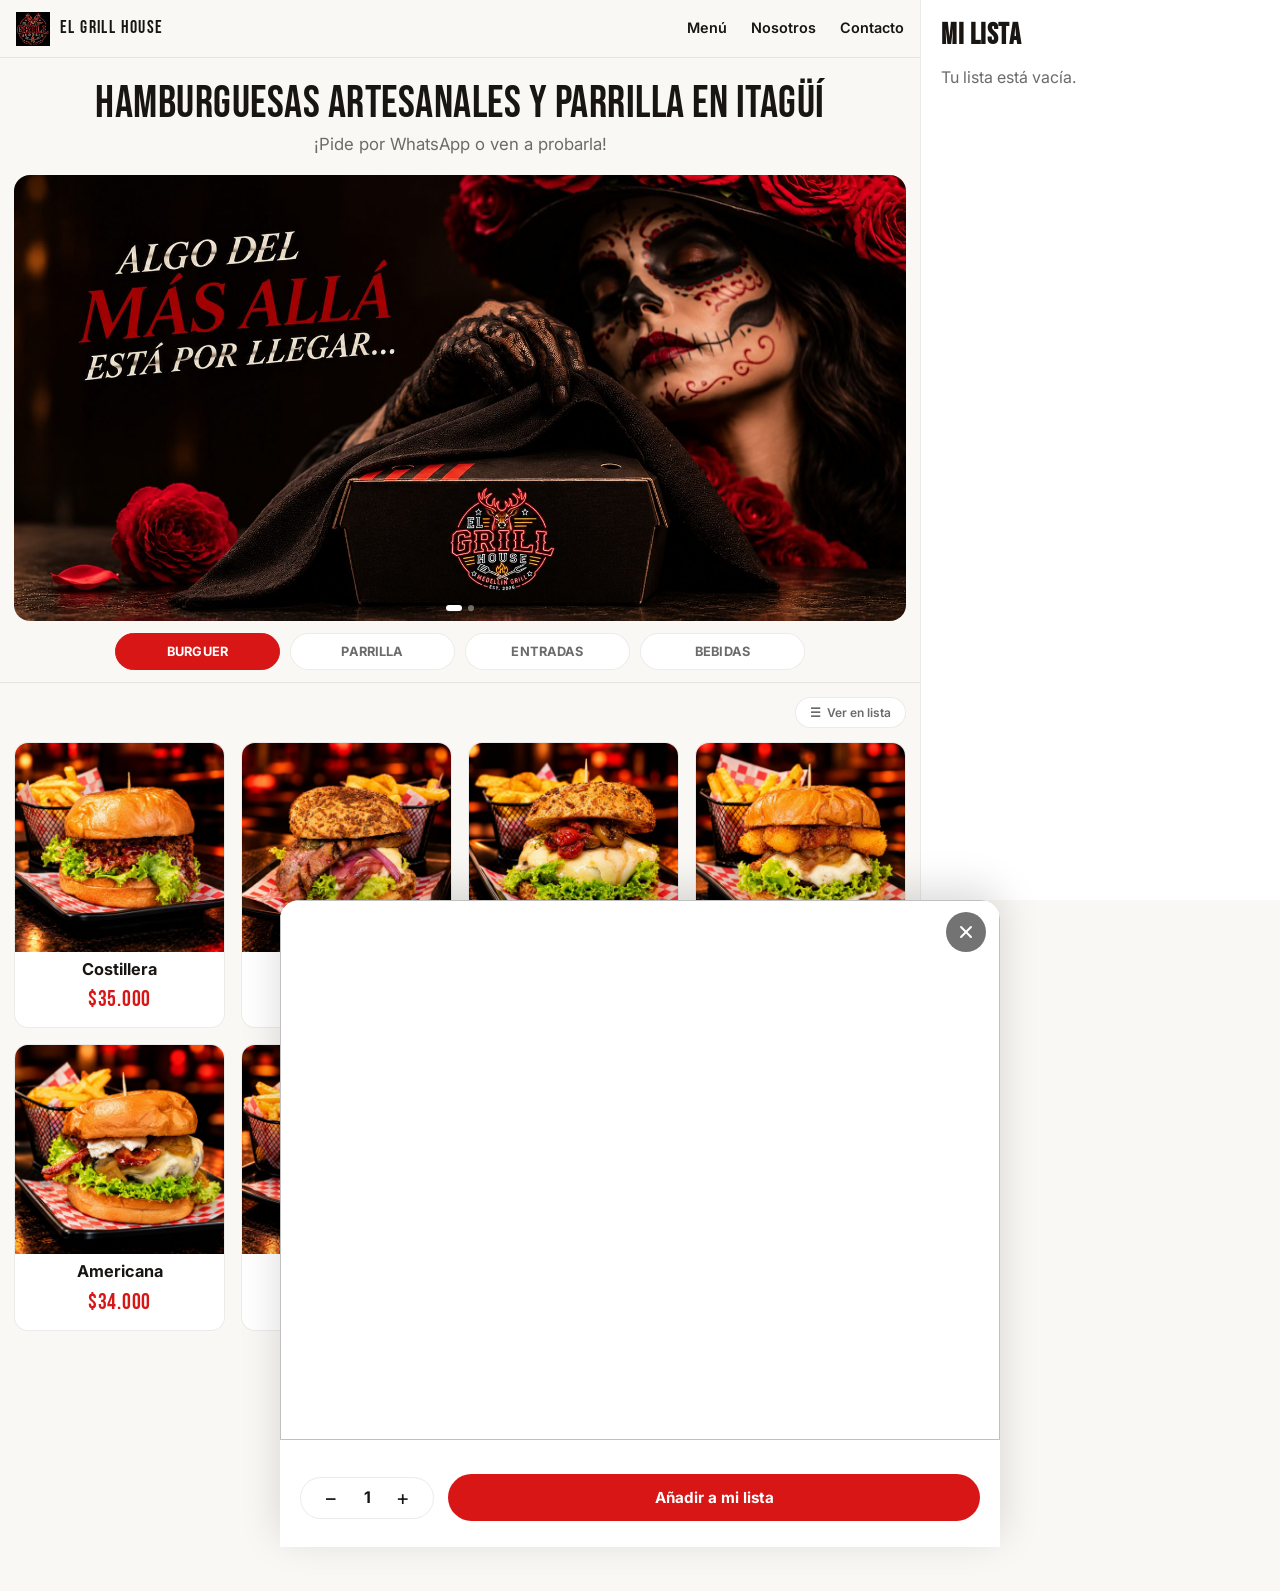
<file: index.html>
<!DOCTYPE html>
<html lang="es">
<head>
<meta charset="UTF-8">
<meta name="viewport" content="width=device-width, initial-scale=1.0, viewport-fit=cover">
<title>El Grill House | Hamburguesas y parrilla en Itagüí</title>
<meta name="description" content="Hamburguesas artesanales y parrilla en La Independencia, Itagüí. Mira la carta y pide por WhatsApp. Domicilios en Itagüí, La Estrella, Envigado y Sabaneta.">
<link rel="canonical" href="https://www.elgrillhouse.com/">
<meta property="og:type" content="website">
<meta property="og:site_name" content="El Grill House">
<meta property="og:locale" content="es_CO">
<meta property="og:title" content="El Grill House | Hamburguesas y parrilla en Itagüí">
<meta property="og:description" content="Hamburguesas artesanales y parrilla en La Independencia, Itagüí. Mira la carta y pide por WhatsApp. Domicilios en Itagüí, La Estrella, Envigado y Sabaneta.">
<meta property="og:url" content="https://www.elgrillhouse.com/">
<meta property="og:image" content="https://www.elgrillhouse.com/assets/og-compartir.jpg">
<meta property="og:image:width" content="1200">
<meta property="og:image:height" content="630">
<meta property="og:image:alt" content="El Grill House: hamburguesa artesanal con papas y el logo del restaurante">
<meta name="twitter:card" content="summary_large_image">
<script type="application/ld+json">
{
  "@context": "https://schema.org",
  "@type": "Restaurant",
  "name": "El Grill House",
  "url": "https://www.elgrillhouse.com/",
  "description": "Hamburguesas artesanales y parrilla en La Independencia, Itagüí. Mira la carta y pide por WhatsApp. Domicilios en Itagüí, La Estrella, Envigado y Sabaneta.",
  "image": [
    "https://www.elgrillhouse.com/assets/og-compartir.jpg",
    "https://www.elgrillhouse.com/assets/quienes-somos.jpg"
  ],
  "logo": "https://www.elgrillhouse.com/assets/logo.png",
  "telephone": "+573113195427",
  "servesCuisine": [
    "Hamburguesas",
    "Parrilla"
  ],
  "priceRange": "$$",
  "menu": "https://www.elgrillhouse.com/#carta",
  "address": {
    "@type": "PostalAddress",
    "streetAddress": "Diagonal 42 #36A 10, La Independencia",
    "addressLocality": "Itagüí",
    "addressRegion": "Antioquia",
    "addressCountry": "CO"
  },
  "geo": {
    "@type": "GeoCoordinates",
    "latitude": 6.1664612,
    "longitude": -75.6171581
  },
  "openingHoursSpecification": [
    {
      "@type": "OpeningHoursSpecification",
      "dayOfWeek": [
        "Tuesday",
        "Wednesday",
        "Thursday",
        "Sunday"
      ],
      "opens": "17:00",
      "closes": "23:00"
    },
    {
      "@type": "OpeningHoursSpecification",
      "dayOfWeek": [
        "Friday",
        "Saturday"
      ],
      "opens": "17:00",
      "closes": "00:00"
    }
  ],
  "areaServed": [
    {
      "@type": "City",
      "name": "Itagüí"
    },
    {
      "@type": "City",
      "name": "La Estrella"
    },
    {
      "@type": "City",
      "name": "Envigado"
    },
    {
      "@type": "City",
      "name": "Sabaneta"
    }
  ],
  "sameAs": [
    "https://www.instagram.com/elgrillhouse/",
    "https://www.facebook.com/somoselgrillhouse",
    "https://www.tiktok.com/@el.grill.house"
  ]
}
</script>
<link rel="icon" href="assets/logo.png">
<link rel="preconnect" href="https://fonts.googleapis.com">
<link href="https://fonts.googleapis.com/css2?family=Bebas+Neue&family=Inter:wght@400;500;600;700&display=swap" rel="stylesheet">
<link rel="stylesheet" href="css/styles.css">
<script>if(location.hash==="#contacto"){location.replace("/contacto/");}else if(location.hash==="#carta"){document.documentElement.classList.add("saltando");setTimeout(function(){document.documentElement.classList.remove("saltando");},1500);}</script>
<style>.saltando body{visibility:hidden}</style>
</head>
<body class="modo-web">

<header class="topbar">
  <a href="/" class="topbar-home" id="inicio" aria-label="El Grill House, ir al inicio">
    <img src="assets/logo.png" alt="" class="topbar-logo">
    <span class="topbar-title">EL GRILL HOUSE</span>
  </a>
  <nav class="topbar-nav" aria-label="Principal">
    <a href="#carta">Menú</a>
    <a href="/quienes-somos/">Nosotros</a>
    <a href="/contacto/">Contacto</a>
  </nav>
</header>

<section class="hero-text">
  <h1>Hamburguesas artesanales y parrilla en Itagüí</h1>
  <p>¡Pide por WhatsApp o ven a probarla!</p>
</section>

<section class="promo-wrap">
  <div class="promo-slider" id="promo-slider">
    <div class="promo-track" id="promo-track"></div>
    <div class="promo-dots" id="promo-dots"></div>
  </div>
</section>

<div id="carta"></div>
<nav class="chip-row" id="chip-row"></nav>

<div class="view-toggle-bar">
  <button class="view-toggle-btn" id="view-toggle">
    <span id="view-toggle-icon">&#9638;</span>
    <span id="view-toggle-label">Ver en cuadrícula</span>
  </button>
</div>

<main id="product-list" class="product-list"></main>

<!-- Detalle de producto -->
<div class="sheet-backdrop" id="detail-backdrop"></div>
<div class="sheet" id="detail-sheet">
  <button class="sheet-close" id="detail-close" aria-label="Cerrar">&times;</button>
  <div class="sheet-img-wrap">
    <img id="detail-img" alt="">
  </div>
  <div class="sheet-body">
    <h2 id="detail-nombre"></h2>
    <p id="detail-desc"></p>
    <div class="sheet-price" id="detail-precio"></div>
    <p class="sheet-price-extra" id="detail-precio-extra" hidden></p>
    <div class="salsa-section" id="salsa-section" hidden>
      <p class="salsa-label">Elige tus salsas · 2 incluidas</p>
      <p class="salsa-nota" id="salsa-nota"></p>
      <div class="salsa-grid" id="salsa-grid"></div>
      <p class="salsa-aviso" id="salsa-aviso" hidden>Elige tus salsas o 'Sin salsas' para continuar</p>
    </div>
    <p class="detail-lista-total" id="detail-lista-total" hidden></p>
    <div class="qty-row">
      <div class="qty-control">
        <button id="qty-minus" aria-label="Menos">&minus;</button>
        <span id="qty-value">1</span>
        <button id="qty-plus" aria-label="Más">&plus;</button>
      </div>
      <button class="btn-add" id="detail-add">Añadir a mi lista</button>
    </div>
  </div>
</div>

<!-- Barra flotante de lista -->
<button class="cart-bar" id="cart-bar" hidden>
  <span class="cart-bar-count" id="cart-count">0</span>
  <span class="cart-bar-label">Ver mi lista</span>
  <span class="cart-bar-total" id="cart-total"></span>
</button>

<!-- Mi lista -->
<div class="sheet-backdrop" id="list-backdrop"></div>
<div class="sheet" id="list-sheet">
  <button class="sheet-close" id="list-close" aria-label="Cerrar">&times;</button>
  <h2 class="list-title">Mi lista</h2>
  <p class="list-hint" id="list-hint">Muéstrale esta pantalla a quien te va a tomar el pedido.</p>
  <div id="list-items" class="list-items"></div>
  <div class="list-total" id="list-total"></div>
  <section class="datos-entrega" id="datos-entrega" hidden>
    <div class="entrega-bloque">
      <div class="entrega-encabezado">
        <h3>Datos de entrega</h3>
        <button type="button" class="btn-otra-direccion" id="otra-direccion" hidden>Usar otra dirección</button>
      </div>
      <label>A nombre de
        <input id="entrega-nombre" type="text" autocomplete="name" placeholder="Nombre de quien recibe">
      </label>
      <div class="entrega-telefono-wrap" id="entrega-telefono-wrap">
        <label>Teléfono de contacto
          <input id="entrega-telefono" type="tel" inputmode="tel" autocomplete="tel" placeholder="Ej: 300 123 4567">
        </label>
      </div>
      <label class="entrega-check">
        <input id="entrega-mismo-wa" type="checkbox">
        <span>Usar el mismo número de este WhatsApp</span>
      </label>
      <label>Municipio
        <select id="entrega-municipio">
          <option value="">Selecciona</option>
        </select>
      </label>
      <label>Dirección
        <input id="entrega-direccion" type="text" autocomplete="street-address" placeholder="Ej: Calle 31B #16-14">
      </label>
      <label>Barrio
        <input id="entrega-barrio" type="text" placeholder="Ej: San Pío">
      </label>
      <label>Referencia (opcional)
        <input id="entrega-referencia" type="text" placeholder="Ej: Primer piso, reja gris">
      </label>
    </div>
    <div class="entrega-bloque entrega-pago">
      <h3 class="entrega-pago-titulo">Forma de pago</h3>
      <div class="pago-opciones">
        <button type="button" class="pago-chip" id="pago-efectivo" data-pago="Efectivo">Efectivo</button>
        <button type="button" class="pago-chip" id="pago-transferencia" data-pago="Transferencia">Transferencia</button>
      </div>
      <p class="pago-nota" id="pago-nota" hidden></p>
    </div>
    <p class="entrega-aviso" id="entrega-aviso" hidden></p>
  </section>
  <div class="list-web-actions" id="list-web-actions" hidden>
    <button class="btn-whatsapp" id="list-whatsapp">Pedir por WhatsApp</button>
    <button class="btn-copy" id="list-copy">Copiar pedido</button>
  </div>
  <button class="btn-clear" id="list-clear">Vaciar lista</button>
</div>

<!-- Confirmación después de enviar el pedido por WhatsApp -->
<div class="pedido-modal" id="pedido-modal" hidden></div>

<footer class="site-footer">
  <p id="footer-direccion"></p>
  <p id="footer-domicilios"></p>
<div class="redes redes-centro">
      <a class="red-btn" href="https://www.instagram.com/elgrillhouse/" target="_blank" rel="noopener" aria-label="Instagram"><svg viewBox="0 0 24 24" width="20" height="20" fill="none" stroke="currentColor" stroke-width="2" stroke-linecap="round" stroke-linejoin="round" aria-hidden="true"><rect x="3" y="3" width="18" height="18" rx="5"/><circle cx="12" cy="12" r="4"/><circle cx="17.5" cy="6.5" r="1" fill="currentColor" stroke="none"/></svg></a>
      <a class="red-btn" href="https://www.facebook.com/somoselgrillhouse" target="_blank" rel="noopener" aria-label="Facebook"><svg viewBox="0 0 24 24" width="20" height="20" fill="currentColor" aria-hidden="true"><path d="M9.101 23.691v-7.98H6.627v-3.667h2.474v-1.58c0-4.085 1.848-5.978 5.858-5.978.401 0 .955.042 1.468.103a8.68 8.68 0 0 1 1.141.195v3.325a8.623 8.623 0 0 0-.653-.036 26.805 26.805 0 0 0-.733-.009c-.707 0-1.259.096-1.675.309a1.686 1.686 0 0 0-.679.622c-.258.42-.374.995-.374 1.752v1.297h3.919l-.386 2.103-.287 1.564h-3.246v8.245C19.396 23.238 24 18.179 24 12.044c0-6.627-5.373-12-12-12s-12 5.373-12 12c0 5.628 3.874 10.35 9.101 11.647Z"/></svg></a>
      <a class="red-btn" href="https://www.tiktok.com/@el.grill.house" target="_blank" rel="noopener" aria-label="TikTok"><svg viewBox="0 0 24 24" width="20" height="20" fill="currentColor" aria-hidden="true"><path d="M12.525.02c1.31-.02 2.61-.01 3.91-.02.08 1.53.63 3.09 1.75 4.17 1.12 1.11 2.7 1.62 4.24 1.79v4.03c-1.44-.05-2.89-.35-4.2-.97-.57-.26-1.1-.59-1.62-.93-.01 2.92.01 5.84-.02 8.75-.08 1.4-.54 2.79-1.35 3.94-1.31 1.92-3.58 3.17-5.91 3.21-1.43.08-2.86-.31-4.08-1.03-2.02-1.19-3.44-3.37-3.65-5.71-.02-.5-.03-1-.01-1.49.18-1.9 1.12-3.72 2.58-4.96 1.66-1.44 3.98-2.13 6.15-1.72.02 1.48-.04 2.96-.04 4.44-.99-.32-2.15-.23-3.02.37-.63.41-1.11 1.04-1.36 1.75-.21.51-.15 1.07-.14 1.61.24 1.64 1.82 3.02 3.5 2.87 1.12-.01 2.19-.66 2.77-1.61.19-.33.4-.67.41-1.06.1-1.79.06-3.57.07-5.36.01-4.03-.01-8.05.02-12.07z"/></svg></a>
    </div>
</footer>

<script>window.MODO = "web";</script>
<script>
(function(){
if(location.hash==="#contacto")return;
var hashCarta=location.hash==="#carta";
if(!location.hash){try{history.scrollRestoration="manual";}catch(x){}scrollTo(0,0);}
var nm=document.querySelector('.topbar-nav a[href="#carta"]'),fijo=null,idle;
var rev=function(){var a=scrollY>60;if(fijo)a=fijo==="menu";if(nm)nm.classList.toggle("activo",a);};
addEventListener("scroll",function(){rev();if(fijo){clearTimeout(idle);idle=setTimeout(function(){fijo=null;rev();},180);}},{passive:true});
addEventListener("resize",rev);rev();
var marcar=function(k){fijo=k;clearTimeout(idle);idle=setTimeout(function(){fijo=null;rev();},1500);rev();};
if(nm)nm.addEventListener("click",function(){marcar("menu");});
if(hashCarta){var movio=false;addEventListener("wheel",function(){movio=true;},{once:true,passive:true});addEventListener("touchstart",function(){movio=true;},{once:true,passive:true});
var ir=function(){var t=document.getElementById("carta");if(!movio&&t)scrollTo({top:Math.max(0,t.getBoundingClientRect().top+scrollY-58),behavior:"instant"});};
var listo=function(){fijo="menu";ir();rev();document.documentElement.classList.remove("saltando");try{history.replaceState(null,"",location.pathname);}catch(x){}
clearTimeout(idle);idle=setTimeout(function(){fijo=null;rev();},400);};
if(document.readyState==="loading")addEventListener("DOMContentLoaded",listo);else listo();
addEventListener("load",ir);}
var ini=document.getElementById("inicio");
if(ini)ini.addEventListener("click",function(e){e.preventDefault();try{history.replaceState(null,"",location.pathname);}catch(x){}marcar("ninguno");scrollTo({top:0,behavior:"smooth"});});
})();
</script>
<script src="js/products.js"></script>
<script src="js/main.js"></script>
</body>
</html>
</file>
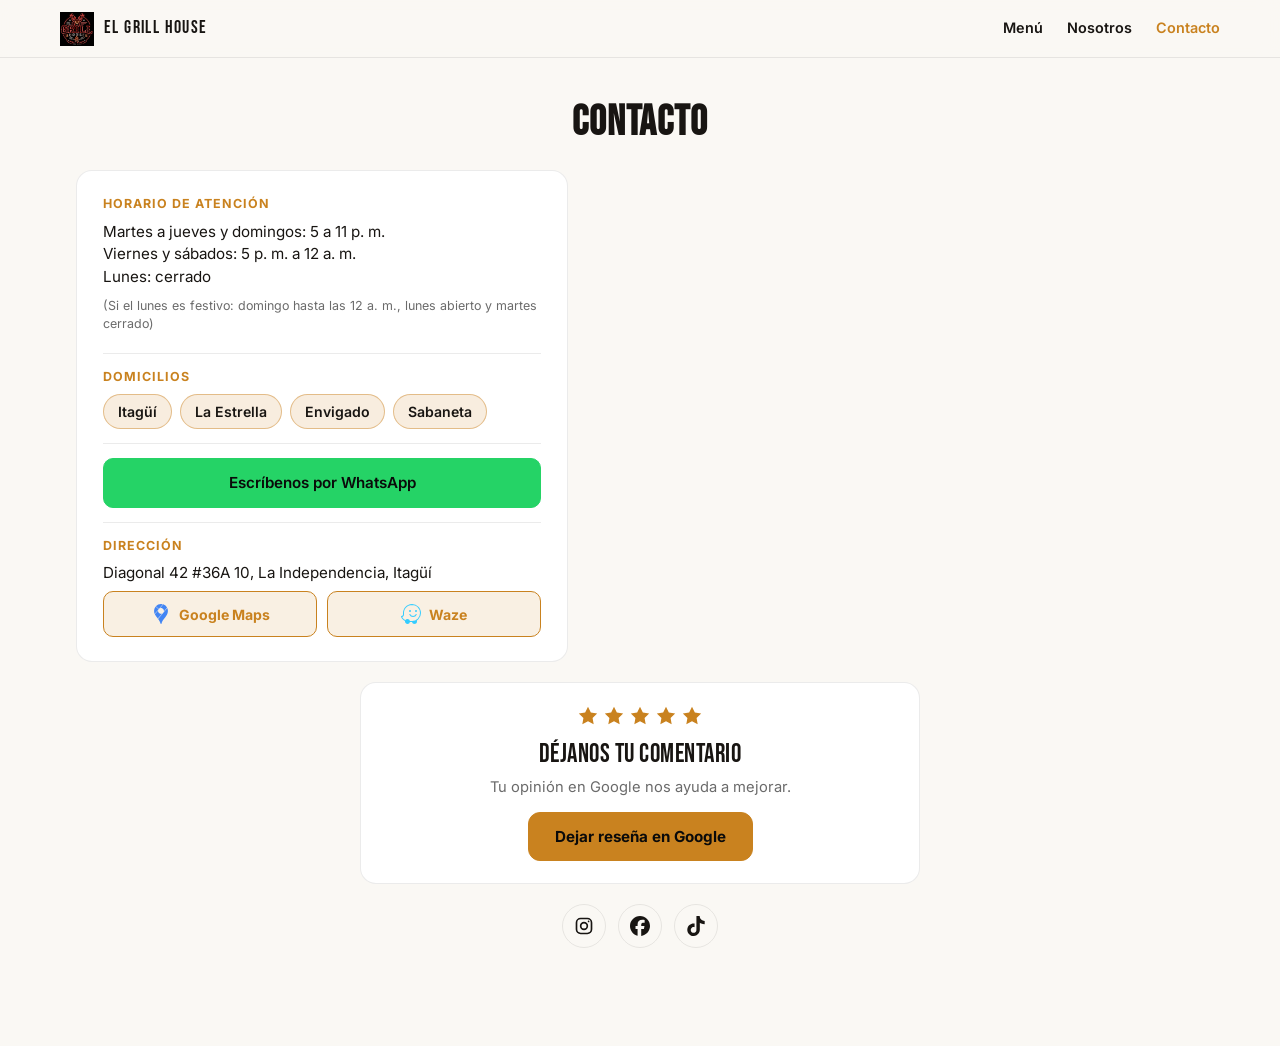
<file: contacto/index.html>
<!DOCTYPE html>
<html lang="es">
<head>
<meta charset="UTF-8">
<meta name="viewport" content="width=device-width, initial-scale=1.0, viewport-fit=cover">
<base href="/">
<title>Contacto y horarios | El Grill House Itagüí</title>
<meta name="description" content="Horario, dirección y WhatsApp de El Grill House en La Independencia, Itagüí. Domicilios en Itagüí, La Estrella, Envigado y Sabaneta.">
<link rel="canonical" href="https://www.elgrillhouse.com/contacto/">
<meta property="og:type" content="website">
<meta property="og:site_name" content="El Grill House">
<meta property="og:locale" content="es_CO">
<meta property="og:title" content="Contacto y horarios | El Grill House Itagüí">
<meta property="og:description" content="Horario, dirección y WhatsApp de El Grill House en La Independencia, Itagüí. Domicilios en Itagüí, La Estrella, Envigado y Sabaneta.">
<meta property="og:url" content="https://www.elgrillhouse.com/contacto/">
<meta property="og:image" content="https://www.elgrillhouse.com/assets/og-compartir.jpg">
<meta property="og:image:width" content="1200">
<meta property="og:image:height" content="630">
<meta property="og:image:alt" content="El Grill House: hamburguesa artesanal con papas y el logo del restaurante">
<meta name="twitter:card" content="summary_large_image">
<link rel="icon" href="assets/logo.png">
<link rel="preconnect" href="https://fonts.googleapis.com">
<link href="https://fonts.googleapis.com/css2?family=Bebas+Neue&family=Inter:wght@400;500;600;700&display=swap" rel="stylesheet">
<link rel="stylesheet" href="css/styles.css">
</head>
<body class="modo-web pagina-contacto">

<header class="topbar">
  <a href="/" class="topbar-home" aria-label="El Grill House, ir al inicio">
    <img src="assets/logo.png" alt="" class="topbar-logo">
    <span class="topbar-title">EL GRILL HOUSE</span>
  </a>
  <nav class="topbar-nav" aria-label="Principal">
    <a href="/#carta">Menú</a>
    <a href="/quienes-somos/">Nosotros</a>
    <a href="/contacto/" aria-current="page">Contacto</a>
  </nav>
</header>

<main>
<section class="visitanos" id="visitanos">
  <h1>Contacto</h1>
  <div class="visit-grid">
    <div class="visit-info">
      <div class="visit-bloque">
        <h3>Horario de atención</h3>
        <p class="horarios-linea">Martes a jueves y domingos: 5 a 11&nbsp;p.&nbsp;m.<br>Viernes y sábados: 5&nbsp;p.&nbsp;m. a 12&nbsp;a.&nbsp;m.<br>Lunes: cerrado</p>
        <p class="horarios-festivo">(Si el lunes es festivo: domingo hasta las&nbsp;12&nbsp;a.&nbsp;m., lunes abierto y martes cerrado)</p>
      </div>
      <div class="visit-bloque">
        <h3>Domicilios</h3>
        <ul class="zonas-domicilio">
          <li>Itagüí</li><li>La Estrella</li><li>Envigado</li><li>Sabaneta</li>
        </ul>
      </div>
      <div class="visit-bloque">
        <a class="visit-btn visit-btn-wa visit-btn-full" id="wa-info" href="https://wa.me/573113195427" target="_blank" rel="noopener">Escríbenos por WhatsApp</a>
      </div>
      <div class="visit-bloque">
        <h3>Dirección</h3>
        <p>Diagonal 42 #36A 10, La Independencia, Itagüí</p>
        <div class="ruta-botones">
          <a class="visit-btn visit-btn-ruta" href="https://www.google.com.co/maps/place/El+Grill+House/@6.16637,-75.616084,17z/data=!4m15!1m8!3m7!1s0x8e46833b61020721:0xf4124dfbcc72fc1e!2sEl+Grill+House!8m2!3d6.1664612!4d-75.6171581!10e5!16s%2Fg%2F11zxzwys0v!3m5!1s0x8e46833b61020721:0xf4124dfbcc72fc1e!8m2!3d6.1664612!4d-75.6171581!16s%2Fg%2F11zxzwys0v?entry=ttu&g_ep=EgoyMDI2MTAyMC4wIKXMDSoASAFQAw%3D%3D" target="_blank" rel="noopener"><svg viewBox="0 0 24 24" width="20" height="20" fill="#4285F4" aria-hidden="true"><path d="M19.527 4.799c1.212 2.608.937 5.678-.405 8.173-1.101 2.047-2.744 3.74-4.098 5.614-.619.858-1.244 1.75-1.669 2.727-.141.325-.263.658-.383.992-.121.333-.224.673-.34 1.008-.109.314-.236.684-.627.687h-.007c-.466-.001-.579-.53-.695-.887-.284-.874-.581-1.713-1.019-2.525-.51-.944-1.145-1.817-1.79-2.671L19.527 4.799zM8.545 7.705l-3.959 4.707c.724 1.54 1.821 2.863 2.871 4.18.247.31.494.622.737.936l4.984-5.925-.029.01c-1.741.601-3.691-.291-4.392-1.987a3.377 3.377 0 0 1-.209-.716c-.063-.437-.077-.761-.004-1.198l.001-.007zM5.492 3.149l-.003.004c-1.947 2.466-2.281 5.88-1.117 8.77l4.785-5.689-.058-.05-3.607-3.035zM14.661.436l-3.838 4.563a.295.295 0 0 1 .027-.01c1.6-.551 3.403.15 4.22 1.626.176.319.323.683.377 1.045.068.446.085.773.012 1.22l-.003.016 3.836-4.561A8.382 8.382 0 0 0 14.67.439l-.009-.003zM9.466 5.868L14.162.285l-.047-.012A8.31 8.31 0 0 0 11.986 0a8.439 8.439 0 0 0-6.169 2.766l-.016.018 3.665 3.084z"/></svg>Google Maps</a>
          <a class="visit-btn visit-btn-ruta" href="https://waze.com/ul/hd345p69fk" target="_blank" rel="noopener"><svg viewBox="0 0 24 24" width="20" height="20" fill="#33CCFF" aria-hidden="true"><path d="M13.218 0C9.915 0 6.835 1.49 4.723 4.148c-1.515 1.913-2.31 4.272-2.31 6.706v1.739c0 .894-.62 1.738-1.862 1.813-.298.025-.547.224-.547.522-.05.82.82 2.31 2.012 3.502.82.844 1.788 1.515 2.832 2.036a3 3 0 0 0 2.955 3.528 2.966 2.966 0 0 0 2.931-2.385h2.509c.323 1.689 2.086 2.856 3.974 2.21 1.64-.546 2.36-2.409 1.763-3.924a12.84 12.84 0 0 0 1.838-1.465 10.73 10.73 0 0 0 3.18-7.65c0-2.882-1.118-5.589-3.155-7.625A10.899 10.899 0 0 0 13.218 0zm0 1.217c2.558 0 4.967.994 6.78 2.807a9.525 9.525 0 0 1 2.807 6.78A9.526 9.526 0 0 1 20 17.585a9.647 9.647 0 0 1-6.78 2.807h-2.46a3.008 3.008 0 0 0-2.93-2.41 3.03 3.03 0 0 0-2.534 1.367v.024a8.945 8.945 0 0 1-2.41-1.788c-.844-.844-1.316-1.614-1.515-2.11a2.858 2.858 0 0 0 1.441-.846 2.959 2.959 0 0 0 .795-2.036v-1.789c0-2.11.696-4.197 2.012-5.861 1.863-2.385 4.62-3.726 7.6-3.726zm-2.41 5.986a1.192 1.192 0 0 0-1.191 1.192 1.192 1.192 0 0 0 1.192 1.193A1.192 1.192 0 0 0 12 8.395a1.192 1.192 0 0 0-1.192-1.192zm7.204 0a1.192 1.192 0 0 0-1.192 1.192 1.192 1.192 0 0 0 1.192 1.193 1.192 1.192 0 0 0 1.192-1.193 1.192 1.192 0 0 0-1.192-1.192zm-7.377 4.769a.596.596 0 0 0-.546.845 4.813 4.813 0 0 0 4.346 2.757 4.77 4.77 0 0 0 4.347-2.757.596.596 0 0 0-.547-.845h-.025a.561.561 0 0 0-.521.348 3.59 3.59 0 0 1-3.254 2.061 3.591 3.591 0 0 1-3.254-2.061.64.64 0 0 0-.546-.348z"/></svg>Waze</a>
        </div>
      </div>
    </div>
    <div class="visit-mapa">
      <iframe title="Mapa de El Grill House" loading="lazy" referrerpolicy="no-referrer-when-downgrade"
        src="https://www.google.com/maps?q=6.1664612,-75.6171581&amp;z=17&amp;output=embed"></iframe>
    </div>
    <div class="resena">
      <div class="resena-estrellas" aria-hidden="true"><svg viewBox="0 0 24 24" width="22" height="22" aria-hidden="true"><path d="M12 2l3.09 6.26L22 9.27l-5 4.87 1.18 6.88L12 17.77l-6.18 3.25L7 14.14 2 9.27l6.91-1.01L12 2z"/></svg><svg viewBox="0 0 24 24" width="22" height="22" aria-hidden="true"><path d="M12 2l3.09 6.26L22 9.27l-5 4.87 1.18 6.88L12 17.77l-6.18 3.25L7 14.14 2 9.27l6.91-1.01L12 2z"/></svg><svg viewBox="0 0 24 24" width="22" height="22" aria-hidden="true"><path d="M12 2l3.09 6.26L22 9.27l-5 4.87 1.18 6.88L12 17.77l-6.18 3.25L7 14.14 2 9.27l6.91-1.01L12 2z"/></svg><svg viewBox="0 0 24 24" width="22" height="22" aria-hidden="true"><path d="M12 2l3.09 6.26L22 9.27l-5 4.87 1.18 6.88L12 17.77l-6.18 3.25L7 14.14 2 9.27l6.91-1.01L12 2z"/></svg><svg viewBox="0 0 24 24" width="22" height="22" aria-hidden="true"><path d="M12 2l3.09 6.26L22 9.27l-5 4.87 1.18 6.88L12 17.77l-6.18 3.25L7 14.14 2 9.27l6.91-1.01L12 2z"/></svg></div>
      <h2>Déjanos tu comentario</h2>
      <p>Tu opinión en Google nos ayuda a mejorar.</p>
      <a class="resena-btn" href="https://g.page/r/CR78csz7TRL0EAI/review" target="_blank" rel="noopener">Dejar reseña en Google</a>
    </div>
    <div class="redes redes-centro">
      <a class="red-btn" href="https://www.instagram.com/elgrillhouse/" target="_blank" rel="noopener" aria-label="Instagram"><svg viewBox="0 0 24 24" width="20" height="20" fill="none" stroke="currentColor" stroke-width="2" stroke-linecap="round" stroke-linejoin="round" aria-hidden="true"><rect x="3" y="3" width="18" height="18" rx="5"/><circle cx="12" cy="12" r="4"/><circle cx="17.5" cy="6.5" r="1" fill="currentColor" stroke="none"/></svg></a>
      <a class="red-btn" href="https://www.facebook.com/somoselgrillhouse" target="_blank" rel="noopener" aria-label="Facebook"><svg viewBox="0 0 24 24" width="20" height="20" fill="currentColor" aria-hidden="true"><path d="M9.101 23.691v-7.98H6.627v-3.667h2.474v-1.58c0-4.085 1.848-5.978 5.858-5.978.401 0 .955.042 1.468.103a8.68 8.68 0 0 1 1.141.195v3.325a8.623 8.623 0 0 0-.653-.036 26.805 26.805 0 0 0-.733-.009c-.707 0-1.259.096-1.675.309a1.686 1.686 0 0 0-.679.622c-.258.42-.374.995-.374 1.752v1.297h3.919l-.386 2.103-.287 1.564h-3.246v8.245C19.396 23.238 24 18.179 24 12.044c0-6.627-5.373-12-12-12s-12 5.373-12 12c0 5.628 3.874 10.35 9.101 11.647Z"/></svg></a>
      <a class="red-btn" href="https://www.tiktok.com/@el.grill.house" target="_blank" rel="noopener" aria-label="TikTok"><svg viewBox="0 0 24 24" width="20" height="20" fill="currentColor" aria-hidden="true"><path d="M12.525.02c1.31-.02 2.61-.01 3.91-.02.08 1.53.63 3.09 1.75 4.17 1.12 1.11 2.7 1.62 4.24 1.79v4.03c-1.44-.05-2.89-.35-4.2-.97-.57-.26-1.1-.59-1.62-.93-.01 2.92.01 5.84-.02 8.75-.08 1.4-.54 2.79-1.35 3.94-1.31 1.92-3.58 3.17-5.91 3.21-1.43.08-2.86-.31-4.08-1.03-2.02-1.19-3.44-3.37-3.65-5.71-.02-.5-.03-1-.01-1.49.18-1.9 1.12-3.72 2.58-4.96 1.66-1.44 3.98-2.13 6.15-1.72.02 1.48-.04 2.96-.04 4.44-.99-.32-2.15-.23-3.02.37-.63.41-1.11 1.04-1.36 1.75-.21.51-.15 1.07-.14 1.61.24 1.64 1.82 3.02 3.5 2.87 1.12-.01 2.19-.66 2.77-1.61.19-.33.4-.67.41-1.06.1-1.79.06-3.57.07-5.36.01-4.03-.01-8.05.02-12.07z"/></svg></a>
    </div>
  </div>
</section>
</main>

<script>
(function(){var w=document.getElementById("wa-info");
if(w){var f=function(){var h=new Date().getHours(),g=h>=5&&h<12?"buenos días":h>=12&&h<18?"buenas tardes":"buenas noches";
w.href="https://wa.me/573113195427?text="+encodeURIComponent("Hola, "+g+". ¿Me podrían dar más información, por favor?");};
f();w.addEventListener("click",f);w.addEventListener("touchstart",f,{passive:true});}})();
</script>

</body>
</html>
</file>
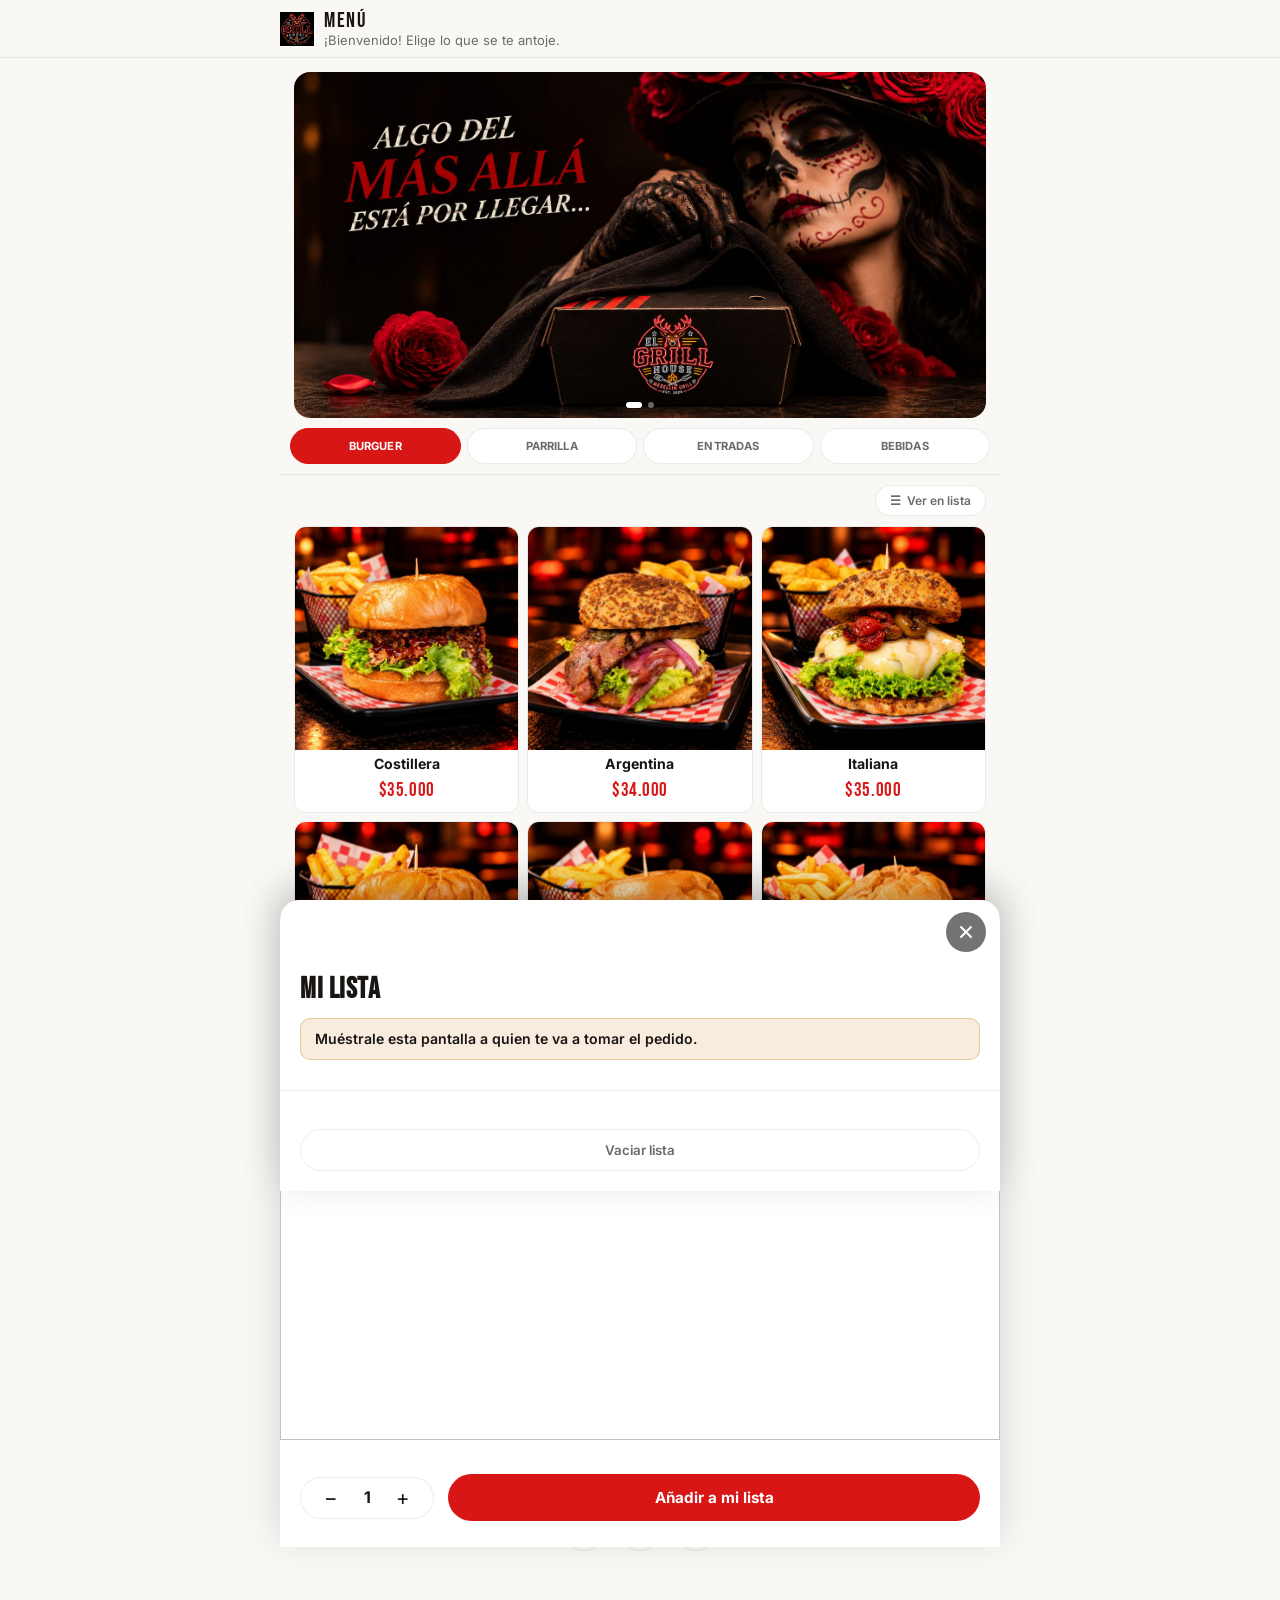
<file: menu/index.html>
<!DOCTYPE html>
<html lang="es">
<head>
<meta charset="UTF-8">
<base href="/">
<meta name="robots" content="noindex, nofollow">
<meta name="viewport" content="width=device-width, initial-scale=1.0, viewport-fit=cover">
<title>El Grill House | Menú</title>
<meta name="description" content="Menú de El Grill House — arma tu pedido desde la mesa.">
<link rel="icon" href="assets/logo.png">
<link rel="preconnect" href="https://fonts.googleapis.com">
<link href="https://fonts.googleapis.com/css2?family=Bebas+Neue&family=Inter:wght@400;500;600;700&display=swap" rel="stylesheet">
<link rel="stylesheet" href="css/styles.css">
</head>
<body>

<header class="topbar">
  <img src="assets/logo.png" alt="El Grill House" class="topbar-logo">
  <div class="topbar-menu"><span class="topbar-menu-titulo">Menú</span><span class="topbar-menu-sub">¡Bienvenido! Elige lo que se te antoje.</span></div>
</header>

<section class="promo-wrap">
  <div class="promo-slider" id="promo-slider">
    <div class="promo-track" id="promo-track"></div>
    <div class="promo-dots" id="promo-dots"></div>
  </div>
</section>

<nav class="chip-row" id="chip-row"></nav>

<div class="view-toggle-bar">
  <button class="view-toggle-btn" id="view-toggle">
    <span id="view-toggle-icon">&#9638;</span>
    <span id="view-toggle-label">Ver en cuadrícula</span>
  </button>
</div>

<main id="product-list" class="product-list"></main>

<!-- Detalle de producto -->
<div class="sheet-backdrop" id="detail-backdrop"></div>
<div class="sheet" id="detail-sheet">
  <button class="sheet-close" id="detail-close" aria-label="Cerrar">&times;</button>
  <div class="sheet-img-wrap">
    <img id="detail-img" alt="">
  </div>
  <div class="sheet-body">
    <h2 id="detail-nombre"></h2>
    <p id="detail-desc"></p>
    <div class="sheet-price" id="detail-precio"></div>
    <p class="sheet-price-extra" id="detail-precio-extra" hidden></p>
    <div class="salsa-section" id="salsa-section" hidden>
      <p class="salsa-label">Elige tus salsas · 2 incluidas</p>
      <p class="salsa-nota" id="salsa-nota"></p>
      <div class="salsa-grid" id="salsa-grid"></div>
      <p class="salsa-aviso" id="salsa-aviso" hidden>Elige tus salsas o 'Sin salsas' para continuar</p>
    </div>
    <p class="detail-lista-total" id="detail-lista-total" hidden></p>
    <div class="qty-row">
      <div class="qty-control">
        <button id="qty-minus" aria-label="Menos">&minus;</button>
        <span id="qty-value">1</span>
        <button id="qty-plus" aria-label="Más">&plus;</button>
      </div>
      <button class="btn-add" id="detail-add">Añadir a mi lista</button>
    </div>
  </div>
</div>

<!-- Barra flotante de lista -->
<button class="cart-bar" id="cart-bar" hidden>
  <span class="cart-bar-count" id="cart-count">0</span>
  <span class="cart-bar-label">Ver mi lista</span>
  <span class="cart-bar-total" id="cart-total"></span>
</button>

<!-- Mi lista -->
<div class="sheet-backdrop" id="list-backdrop"></div>
<div class="sheet" id="list-sheet">
  <button class="sheet-close" id="list-close" aria-label="Cerrar">&times;</button>
  <h2 class="list-title">Mi lista</h2>
  <p class="list-hint" id="list-hint">Muéstrale esta pantalla a quien te va a tomar el pedido.</p>
  <div id="list-items" class="list-items"></div>
  <div class="list-total" id="list-total"></div>
  <div class="list-web-actions" id="list-web-actions" hidden>
    <button class="btn-whatsapp" id="list-whatsapp">Pedir por WhatsApp</button>
    <button class="btn-copy" id="list-copy">Copiar pedido</button>
  </div>
  <button class="btn-clear" id="list-clear">Vaciar lista</button>
</div>

<footer class="site-footer">
  <p id="footer-direccion"></p>
  <p id="footer-domicilios"></p>
<div class="redes redes-centro">
      <a class="red-btn" href="https://www.instagram.com/elgrillhouse/" target="_blank" rel="noopener" aria-label="Instagram"><svg viewBox="0 0 24 24" width="20" height="20" fill="none" stroke="currentColor" stroke-width="2" stroke-linecap="round" stroke-linejoin="round" aria-hidden="true"><rect x="3" y="3" width="18" height="18" rx="5"/><circle cx="12" cy="12" r="4"/><circle cx="17.5" cy="6.5" r="1" fill="currentColor" stroke="none"/></svg></a>
      <a class="red-btn" href="https://www.facebook.com/somoselgrillhouse" target="_blank" rel="noopener" aria-label="Facebook"><svg viewBox="0 0 24 24" width="20" height="20" fill="currentColor" aria-hidden="true"><path d="M9.101 23.691v-7.98H6.627v-3.667h2.474v-1.58c0-4.085 1.848-5.978 5.858-5.978.401 0 .955.042 1.468.103a8.68 8.68 0 0 1 1.141.195v3.325a8.623 8.623 0 0 0-.653-.036 26.805 26.805 0 0 0-.733-.009c-.707 0-1.259.096-1.675.309a1.686 1.686 0 0 0-.679.622c-.258.42-.374.995-.374 1.752v1.297h3.919l-.386 2.103-.287 1.564h-3.246v8.245C19.396 23.238 24 18.179 24 12.044c0-6.627-5.373-12-12-12s-12 5.373-12 12c0 5.628 3.874 10.35 9.101 11.647Z"/></svg></a>
      <a class="red-btn" href="https://www.tiktok.com/@el.grill.house" target="_blank" rel="noopener" aria-label="TikTok"><svg viewBox="0 0 24 24" width="20" height="20" fill="currentColor" aria-hidden="true"><path d="M12.525.02c1.31-.02 2.61-.01 3.91-.02.08 1.53.63 3.09 1.75 4.17 1.12 1.11 2.7 1.62 4.24 1.79v4.03c-1.44-.05-2.89-.35-4.2-.97-.57-.26-1.1-.59-1.62-.93-.01 2.92.01 5.84-.02 8.75-.08 1.4-.54 2.79-1.35 3.94-1.31 1.92-3.58 3.17-5.91 3.21-1.43.08-2.86-.31-4.08-1.03-2.02-1.19-3.44-3.37-3.65-5.71-.02-.5-.03-1-.01-1.49.18-1.9 1.12-3.72 2.58-4.96 1.66-1.44 3.98-2.13 6.15-1.72.02 1.48-.04 2.96-.04 4.44-.99-.32-2.15-.23-3.02.37-.63.41-1.11 1.04-1.36 1.75-.21.51-.15 1.07-.14 1.61.24 1.64 1.82 3.02 3.5 2.87 1.12-.01 2.19-.66 2.77-1.61.19-.33.4-.67.41-1.06.1-1.79.06-3.57.07-5.36.01-4.03-.01-8.05.02-12.07z"/></svg></a>
    </div>
</footer>

<script>window.MODO = "mesa";</script>
<script src="js/products.js"></script>
<script src="js/main.js"></script>
</body>
</html>
</file>
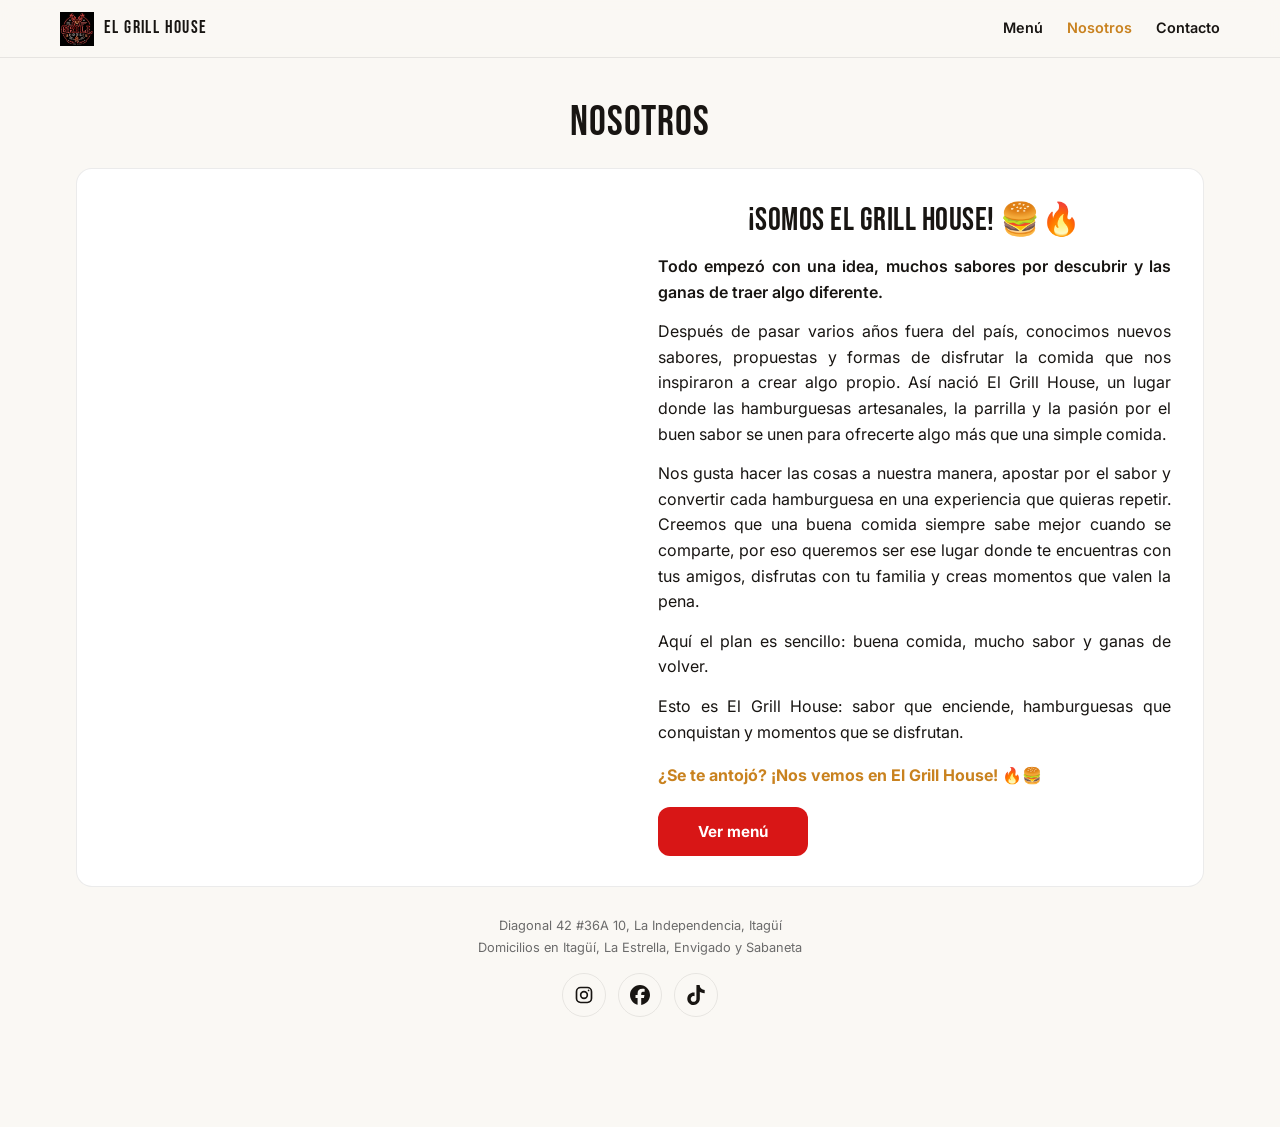
<file: quienes-somos/index.html>
<!DOCTYPE html>
<html lang="es">
<head>
<meta charset="UTF-8">
<meta name="viewport" content="width=device-width, initial-scale=1.0, viewport-fit=cover">
<base href="/">
<title>Nosotros | El Grill House Itagüí</title>
<meta name="description" content="Conoce la historia de El Grill House: hamburguesas artesanales y parrilla en La Independencia, Itagüí. Sabor que enciende y momentos que se disfrutan.">
<link rel="canonical" href="https://www.elgrillhouse.com/quienes-somos/">
<meta property="og:type" content="website">
<meta property="og:site_name" content="El Grill House">
<meta property="og:locale" content="es_CO">
<meta property="og:title" content="Nosotros | El Grill House Itagüí">
<meta property="og:description" content="Conoce la historia de El Grill House: hamburguesas artesanales y parrilla en La Independencia, Itagüí. Sabor que enciende y momentos que se disfrutan.">
<meta property="og:url" content="https://www.elgrillhouse.com/quienes-somos/">
<meta property="og:image" content="https://www.elgrillhouse.com/assets/og-compartir.jpg">
<meta property="og:image:width" content="1200">
<meta property="og:image:height" content="630">
<meta property="og:image:alt" content="El Grill House: hamburguesa artesanal con papas y el logo del restaurante">
<meta name="twitter:card" content="summary_large_image">
<link rel="icon" href="assets/logo.png">
<link rel="preconnect" href="https://fonts.googleapis.com">
<link href="https://fonts.googleapis.com/css2?family=Bebas+Neue&family=Inter:wght@400;500;600;700&display=swap" rel="stylesheet">
<link rel="stylesheet" href="css/styles.css">
</head>
<body class="modo-web pagina-nosotros">

<header class="topbar">
  <a href="/" class="topbar-home" aria-label="El Grill House, ir al inicio">
    <img src="assets/logo.png" alt="" class="topbar-logo">
    <span class="topbar-title">EL GRILL HOUSE</span>
  </a>
  <nav class="topbar-nav" aria-label="Principal">
    <a href="/#carta">Menú</a>
    <a href="/quienes-somos/" aria-current="page">Nosotros</a>
    <a href="/contacto/">Contacto</a>
  </nav>
</header>

<main>
<section class="quienes" id="quienes-somos">
  <h1>Nosotros</h1>
  <div class="quienes-card">
    <picture>
      <source media="(min-width: 1024px)" srcset="assets/quienes-somos-pc.jpg" width="1122" height="1402">
      <img src="assets/quienes-somos.jpg" alt="Equipo de El Grill House con una hamburguesa y papas, frente al letrero de neón del restaurante" width="1440" height="720">
    </picture>
    <div class="quienes-texto">
      <h2>¡Somos El Grill House! 🍔🔥</h2>
      <p class="quienes-lead">Todo empezó con una idea, muchos sabores por descubrir y las ganas de traer algo diferente.</p>
      <p>Después de pasar varios años fuera del país, conocimos nuevos sabores, propuestas y formas de disfrutar la comida que nos inspiraron a crear algo propio. Así nació El Grill House, un lugar donde las hamburguesas artesanales, la parrilla y la pasión por el buen sabor se unen para ofrecerte algo más que una simple comida.</p>
      <p>Nos gusta hacer las cosas a nuestra manera, apostar por el sabor y convertir cada hamburguesa en una experiencia que quieras repetir. Creemos que una buena comida siempre sabe mejor cuando se comparte, por eso queremos ser ese lugar donde te encuentras con tus amigos, disfrutas con tu familia y creas momentos que valen la pena.</p>
      <p>Aquí el plan es sencillo: buena comida, mucho sabor y ganas de volver.</p>
      <p>Esto es El Grill House: sabor que enciende, hamburguesas que conquistan y momentos que se disfrutan.</p>
      <p class="quienes-cierre">¿Se te antojó? ¡Nos vemos en El Grill House! 🔥🍔</p>
      <a class="quienes-btn" href="/#carta">Ver menú</a>
    </div>
  </div>
</section>
</main>

<footer class="site-footer">
  <p>Diagonal 42 #36A 10, La Independencia, Itagüí</p>
  <p>Domicilios en Itagüí, La Estrella, Envigado y Sabaneta</p>
<div class="redes redes-centro">
      <a class="red-btn" href="https://www.instagram.com/elgrillhouse/" target="_blank" rel="noopener" aria-label="Instagram"><svg viewBox="0 0 24 24" width="20" height="20" fill="none" stroke="currentColor" stroke-width="2" stroke-linecap="round" stroke-linejoin="round" aria-hidden="true"><rect x="3" y="3" width="18" height="18" rx="5"/><circle cx="12" cy="12" r="4"/><circle cx="17.5" cy="6.5" r="1" fill="currentColor" stroke="none"/></svg></a>
      <a class="red-btn" href="https://www.facebook.com/somoselgrillhouse" target="_blank" rel="noopener" aria-label="Facebook"><svg viewBox="0 0 24 24" width="20" height="20" fill="currentColor" aria-hidden="true"><path d="M9.101 23.691v-7.98H6.627v-3.667h2.474v-1.58c0-4.085 1.848-5.978 5.858-5.978.401 0 .955.042 1.468.103a8.68 8.68 0 0 1 1.141.195v3.325a8.623 8.623 0 0 0-.653-.036 26.805 26.805 0 0 0-.733-.009c-.707 0-1.259.096-1.675.309a1.686 1.686 0 0 0-.679.622c-.258.42-.374.995-.374 1.752v1.297h3.919l-.386 2.103-.287 1.564h-3.246v8.245C19.396 23.238 24 18.179 24 12.044c0-6.627-5.373-12-12-12s-12 5.373-12 12c0 5.628 3.874 10.35 9.101 11.647Z"/></svg></a>
      <a class="red-btn" href="https://www.tiktok.com/@el.grill.house" target="_blank" rel="noopener" aria-label="TikTok"><svg viewBox="0 0 24 24" width="20" height="20" fill="currentColor" aria-hidden="true"><path d="M12.525.02c1.31-.02 2.61-.01 3.91-.02.08 1.53.63 3.09 1.75 4.17 1.12 1.11 2.7 1.62 4.24 1.79v4.03c-1.44-.05-2.89-.35-4.2-.97-.57-.26-1.1-.59-1.62-.93-.01 2.92.01 5.84-.02 8.75-.08 1.4-.54 2.79-1.35 3.94-1.31 1.92-3.58 3.17-5.91 3.21-1.43.08-2.86-.31-4.08-1.03-2.02-1.19-3.44-3.37-3.65-5.71-.02-.5-.03-1-.01-1.49.18-1.9 1.12-3.72 2.58-4.96 1.66-1.44 3.98-2.13 6.15-1.72.02 1.48-.04 2.96-.04 4.44-.99-.32-2.15-.23-3.02.37-.63.41-1.11 1.04-1.36 1.75-.21.51-.15 1.07-.14 1.61.24 1.64 1.82 3.02 3.5 2.87 1.12-.01 2.19-.66 2.77-1.61.19-.33.4-.67.41-1.06.1-1.79.06-3.57.07-5.36.01-4.03-.01-8.05.02-12.07z"/></svg></a>
    </div>
</footer>

</body>
</html>
</file>
<file: css/styles.css>
/* ============================================
   EL GRILL HOUSE — Menú de escaneo QR / toma de pedidos
   Oscuro por defecto, claro automático según el sistema.
   ============================================ */

:root {
  --bg: #0a0a0a;
  --bg-alt: #151515;
  --card: #1a1a1a;
  --text: #f5f3ef;
  --muted: #a3a3a3;
  --red: #ff2d2d;
  --red-dark: #b0121a;
  --gold: #f2a93b;
  --border: rgba(255,255,255,0.08);
  --shadow: rgba(0,0,0,0.5);
}

@media (prefers-color-scheme: light) {
  :root {
    --bg: #faf8f4;
    --bg-alt: #ffffff;
    --card: #ffffff;
    --text: #181512;
    --muted: #6b6b6b;
    --red: #d81616;
    --red-dark: #a00f12;
    --gold: #c9821f;
    --border: rgba(0,0,0,0.08);
    --shadow: rgba(0,0,0,0.15);
  }
}

* { box-sizing: border-box; margin: 0; padding: 0; }

button {
  font-family: inherit;
  color: inherit;
  background: none;
  border: none;
  -webkit-appearance: none;
  appearance: none;
  touch-action: manipulation; /* quita la espera del doble toque en iOS */
  -webkit-tap-highlight-color: transparent;
}

body {
  background: var(--bg);
  color: var(--text);
  font-family: 'Inter', -apple-system, sans-serif;
  line-height: 1.4;
  -webkit-font-smoothing: antialiased;
  padding-bottom: 90px; /* espacio para la barra flotante */
}

h1, h2, .brand-font { font-family: 'Bebas Neue', sans-serif; letter-spacing: 0.02em; }

img { max-width: 100%; display: block; }

/* ---------- Topbar ---------- */
.topbar {
  display: flex;
  align-items: center;
  gap: 10px;
  height: 58px;
  padding: 0 16px;
  position: sticky;
  top: 0;
  z-index: 50;
  background: color-mix(in srgb, var(--bg) 92%, transparent);
  backdrop-filter: blur(10px);
  border-bottom: 1px solid var(--border);
}

.topbar-logo { height: 34px; width: auto; }

.topbar-title {
  font-family: 'Bebas Neue', sans-serif;
  font-size: 1.1rem;
  letter-spacing: 0.08em;
}

/* ---------- Promo banner ---------- */
.promo-wrap { padding: 14px 14px 0; max-width: 720px; margin: 0 auto; }

.promo-slider {
  position: relative;
  width: 100%;
  border-radius: 16px;
  overflow: hidden;
  aspect-ratio: 16/8;
  background: var(--bg-alt);
}

.promo-track {
  display: flex;
  width: 100%;
  height: 100%;
  overflow-x: auto;
  overflow-y: hidden;
  scroll-snap-type: x mandatory;
  -webkit-overflow-scrolling: touch;
  scrollbar-width: none;
  -ms-overflow-style: none;
}

.promo-track::-webkit-scrollbar { display: none; }

.promo-slide {
  position: relative;
  flex: 0 0 100%;
  width: 100%;
  height: 100%;
  scroll-snap-align: start;
}

.promo-slide img {
  width: 100%;
  height: 100%;
  object-fit: cover;
  pointer-events: none;
  -webkit-user-drag: none;
}

.promo-phrase {
  position: absolute;
  top: 12px;
  right: 14px;
  max-width: 50%;
  text-align: right;
  font-family: 'Bebas Neue', sans-serif;
  color: #fff;
  font-size: clamp(0.95rem, 3.6vw, 1.35rem);
  line-height: 1.05;
  letter-spacing: 0.02em;
  text-shadow: 0 2px 10px rgba(0,0,0,0.9), 0 0 18px rgba(0,0,0,0.7);
}

.promo-dots {
  position: absolute;
  left: 0;
  right: 0;
  bottom: 10px;
  display: flex;
  justify-content: center;
  gap: 6px;
  pointer-events: none;
}

.promo-dot {
  width: 6px;
  height: 6px;
  border-radius: 50%;
  background: rgba(255,255,255,0.4);
  transition: background 0.2s, width 0.2s;
}

.promo-dot.active {
  background: #fff;
  width: 16px;
  border-radius: 999px;
}

.promo-overlay {
  position: absolute;
  inset: 0;
  display: flex;
  flex-direction: column;
  justify-content: flex-end;
  padding: 16px;
  background: linear-gradient(0deg, rgba(0,0,0,0.85) 0%, rgba(0,0,0,0.25) 60%, rgba(0,0,0,0) 100%);
  text-align: left;
}

.promo-eyebrow {
  display: inline-block;
  background: var(--red);
  color: #fff;
  font-size: 0.65rem;
  font-weight: 700;
  letter-spacing: 0.06em;
  text-transform: uppercase;
  padding: 3px 10px;
  border-radius: 999px;
  margin-bottom: 6px;
  width: fit-content;
}

.promo-overlay h2 {
  color: #fff;
  font-size: 1.5rem;
  line-height: 1;
}

.promo-price {
  color: var(--gold);
  font-family: 'Bebas Neue', sans-serif;
  font-size: 1.1rem;
  margin-top: 4px;
  display: block;
}

/* ---------- Chip row (categorías) ---------- */
.chip-row {
  display: flex;
  gap: 6px;
  padding: 10px 10px;
  max-width: 720px;
  margin: 0 auto;
  position: sticky;
  top: 58px;
  z-index: 49;
  background: var(--bg);
  border-bottom: 1px solid var(--border);
}

.chip {
  flex: 1;
  min-width: 0;
  background: var(--card);
  border: 1px solid var(--border);
  color: var(--muted);
  font-weight: 700;
  font-size: 0.7rem;
  text-transform: uppercase;
  letter-spacing: 0.01em;
  padding: 10px 4px;
  border-radius: 999px;
  cursor: pointer;
  transition: all 0.15s;
  text-align: center;
  white-space: nowrap;
  overflow: hidden;
  text-overflow: ellipsis;
}

.chip.active {
  background: var(--red);
  border-color: var(--red);
  color: #fff;
}

/* ---------- Botón cambiar vista ---------- */
.view-toggle-bar {
  display: flex;
  justify-content: flex-end;
  max-width: 720px;
  margin: 0 auto;
  padding: 10px 14px 0;
}

.view-toggle-btn {
  display: flex;
  align-items: center;
  gap: 6px;
  background: var(--card);
  border: 1px solid var(--border);
  color: var(--muted);
  font-size: 0.75rem;
  font-weight: 600;
  padding: 7px 14px;
  border-radius: 999px;
  cursor: pointer;
}

/* ---------- Lista de productos ---------- */
.product-list {
  max-width: 720px;
  margin: 0 auto;
  padding: 10px 14px 20px;
  display: flex;
  flex-direction: column;
  gap: 10px;
}

.product-list.grid-view {
  display: grid;
  grid-template-columns: repeat(3, 1fr);
  gap: 8px;
}

.grid-item {
  background: var(--card);
  border: 1px solid var(--border);
  border-radius: 12px;
  overflow: hidden;
  text-align: center;
  cursor: pointer;
  display: flex;
  flex-direction: column;
  align-items: center;
  gap: 6px;
  padding: 0 0 10px;
}

.grid-item:active { transform: scale(0.97); }

.grid-img {
  width: 100%;
  aspect-ratio: 1 / 1;
  background: linear-gradient(135deg, var(--bg-alt), var(--card));
  display: flex;
  align-items: center;
  justify-content: center;
  position: relative;
  overflow: hidden;
}

.grid-img img { width: 100%; height: 100%; object-fit: cover; }

.grid-img.placeholder::after {
  content: "🍔";
  font-size: 1.8rem;
  opacity: 0.4;
}

.grid-item h3 {
  font-size: 0.88rem;
  font-weight: 700;
  line-height: 1.15;
  white-space: normal;
  padding: 0 6px;
}

.grid-price {
  font-family: 'Bebas Neue', sans-serif;
  color: var(--red);
  font-size: 1.18rem;
  letter-spacing: 0.03em;
}

.row-item {
  display: flex;
  align-items: center;
  gap: 12px;
  background: var(--card);
  border: 1px solid var(--border);
  border-radius: 14px;
  padding: 10px;
  cursor: pointer;
  text-align: left;
  width: 100%;
}

.row-item:active { transform: scale(0.98); }

.row-img {
  width: 64px;
  height: 64px;
  border-radius: 10px;
  flex-shrink: 0;
  overflow: hidden;
  background: linear-gradient(135deg, var(--bg-alt), var(--card));
  display: flex;
  align-items: center;
  justify-content: center;
  position: relative;
}

.row-img img { width: 100%; height: 100%; object-fit: cover; }

.row-img.placeholder::after {
  content: "🍔";
  font-size: 1.6rem;
  opacity: 0.4;
}

.badge-new {
  position: absolute;
  top: 6px;
  left: 6px;
  z-index: 2;
  background: var(--gold);
  color: #0a0a0a;
  font-size: 0.55rem;
  font-weight: 700;
  padding: 3px 7px;
  border-radius: 6px;
  text-transform: uppercase;
  box-shadow: 0 2px 6px rgba(0,0,0,0.35);
}

.row-text { flex: 1; min-width: 0; }

.group-header {
  font-family: 'Bebas Neue', sans-serif;
  letter-spacing: 0.06em;
  font-size: 0.95rem;
  color: var(--gold);
  text-transform: uppercase;
  padding: 16px 2px 4px;
  border-bottom: 1px solid var(--border);
  margin-bottom: 2px;
}

.product-list > .group-header:first-child { padding-top: 0; }

.product-list.grid-view .group-header {
  grid-column: 1 / -1;
}

.row-text h3 {
  font-size: 1.08rem;
  font-weight: 700;
  margin-bottom: 2px;
  white-space: nowrap;
  overflow: hidden;
  text-overflow: ellipsis;
}

.row-text p {
  color: var(--muted);
  font-size: 0.88rem;
  white-space: nowrap;
  overflow: hidden;
  text-overflow: ellipsis;
}

.row-price {
  flex-shrink: 0;
  font-family: 'Bebas Neue', sans-serif;
  font-size: 1.4rem;
  letter-spacing: 0.03em;
  color: var(--red);
}

/* ---------- Bottom sheets ---------- */
.sheet-backdrop {
  position: fixed;
  inset: 0;
  background: rgba(0,0,0,0.6);
  z-index: 200;
  opacity: 0;
  pointer-events: none;
  transition: opacity 0.2s;
}

.sheet-backdrop.open { opacity: 1; pointer-events: auto; }

.sheet {
  position: fixed;
  left: 0;
  right: 0;
  bottom: 0;
  z-index: 201;
  background: var(--bg-alt);
  border-radius: 20px 20px 0 0;
  max-width: 720px;
  margin: 0 auto;
  max-height: 88vh;
  overflow-y: auto;
  transform: translateY(100%);
  transition: transform 0.25s ease;
  padding-bottom: calc(20px + env(safe-area-inset-bottom));
  box-shadow: 0 -10px 40px var(--shadow);
}

.sheet.open { transform: translateY(0); }

.sheet-close {
  position: sticky;
  top: 12px;
  left: 100%;
  margin-top: 12px;
  margin-right: 14px;
  background: rgba(0,0,0,0.55);
  color: transparent;
  border: none;
  width: 40px;
  height: 40px;
  border-radius: 50%;
  font-size: 0;
  cursor: pointer;
  z-index: 2;
  float: right;
}

/* La X se dibuja con CSS para que quede siempre centrada en el círculo */
.sheet-close::before,
.sheet-close::after {
  content: "";
  position: absolute;
  top: 50%;
  left: 50%;
  width: 16px;
  height: 2px;
  background: #fff;
  border-radius: 2px;
}

.sheet-close::before { transform: translate(-50%, -50%) rotate(45deg); }
.sheet-close::after { transform: translate(-50%, -50%) rotate(-45deg); }

.sheet-img-wrap {
  width: 100%;
  aspect-ratio: 4/3;
  background: linear-gradient(135deg, var(--card), var(--bg-alt));
  position: relative;
}

.sheet-img-wrap img {
  position: absolute;
  top: 0;
  left: 0;
  width: 100%;
  height: 100%;
  object-fit: cover;
}

.sheet-body { padding: 18px 20px 6px; clear: both; }

.sheet-body h2 { font-size: 1.8rem; margin-bottom: 8px; }
.sheet-body p { color: var(--muted); font-size: 0.92rem; margin-bottom: 14px; }

.sheet-price {
  font-family: 'Bebas Neue', sans-serif;
  color: var(--red);
  font-size: 1.5rem;
  margin-bottom: 16px;
}

.salsa-section {
  margin-bottom: 16px;
  padding: 14px;
  border-radius: 14px;
  background: color-mix(in srgb, var(--gold) 12%, transparent);
  border: 1px solid color-mix(in srgb, var(--gold) 35%, transparent);
}

.sheet-body .salsa-label {
  font-size: 0.88rem;
  font-weight: 700;
  color: var(--gold);
  margin-bottom: 10px;
  text-transform: uppercase;
  letter-spacing: 0.04em;
}

.salsa-grid {
  display: grid;
  grid-template-columns: 1fr 1fr;
  gap: 6px;
}

.salsa-chip {
  position: relative;
  flex: 1 1 auto;
  text-align: center;
  background: var(--card);
  border: 1px solid var(--border);
  color: var(--text);
  font-size: 0.78rem;
  font-weight: 600;
  padding: 8px 8px;
  border-radius: 999px;
  cursor: pointer;
}

.salsa-chip.selected {
  background: var(--red);
  border-color: var(--red);
  color: #fff;
}

.sheet-body .sheet-price-extra {
  margin: -8px 0 14px;
  font-size: 0.82rem;
  color: var(--gold);
  font-weight: 600;
}

.sheet-body .sheet-price-extra[hidden] { display: none; }

.salsa-extra {
  position: absolute;
  top: -7px;
  right: 10px;
  font-size: 0.62rem;
  font-weight: 700;
  line-height: 1;
  padding: 3px 6px;
  border-radius: 999px;
  background: var(--gold);
  color: #000;
  white-space: nowrap;
}

.sheet-body .salsa-nota {
  margin: -4px 0 10px;
  font-size: 0.78rem;
  color: var(--muted);
}

.salsa-chip.sin-salsa { border-style: dashed; grid-column: 1 / -1; }

.sheet-body .salsa-aviso {
  margin: 12px 0 0;
  color: var(--red);
  font-size: 0.88rem;
  font-weight: 600;
}

.btn-add.pendiente { opacity: 0.45; }

.salsa-chip.disabled {
  opacity: 0.4;
  cursor: not-allowed;
}

.qty-row {
  display: flex;
  align-items: center;
  gap: 14px;
}

.qty-control {
  display: flex;
  align-items: center;
  gap: 14px;
  background: var(--card);
  border: 1px solid var(--border);
  border-radius: 999px;
  padding: 6px 16px;
}

.qty-control button {
  background: none;
  border: none;
  color: var(--text);
  font-size: 1.3rem;
  width: 28px;
  height: 28px;
  cursor: pointer;
}

#qty-value { font-weight: 700; min-width: 16px; text-align: center; }

.btn-add {
  flex: 1;
  background: var(--red);
  color: #fff;
  border: none;
  padding: 14px;
  border-radius: 999px;
  font-weight: 700;
  font-size: 0.95rem;
  cursor: pointer;
}

.btn-add:active { opacity: 0.85; }

/* ---------- Lista (carrito) ---------- */
.list-title { padding: 18px 20px 0; font-size: 1.8rem; clear: both; }
.list-hint {
  margin: 8px 20px 14px;
  padding: 10px 14px;
  background: color-mix(in srgb, var(--gold) 15%, transparent);
  border: 1px solid color-mix(in srgb, var(--gold) 35%, transparent);
  border-radius: 10px;
  color: var(--text);
  font-weight: 600;
  font-size: 0.88rem;
}

.list-items { padding: 0 20px; display: flex; flex-direction: column; gap: 10px; }

.list-item {
  display: flex;
  justify-content: space-between;
  align-items: center;
  background: var(--card);
  border: 1px solid var(--border);
  border-radius: 12px;
  padding: 10px 14px;
}

.list-item-img {
  width: 52px;
  height: 52px;
  flex-shrink: 0;
  object-fit: cover;
  border-radius: 8px;
  margin-right: 12px;
  align-self: flex-start;
}

.list-item-info { flex: 1; min-width: 0; }
.list-item-info h4 { font-size: 0.95rem; }
.list-item-info span { display: block; color: var(--muted); font-size: 0.8rem; }

.list-item-right { display: flex; align-items: center; gap: 10px; }

.list-item-price { font-family: 'Bebas Neue', sans-serif; color: var(--red); font-size: 1rem; }

.edit-item {
  display: block;
  margin-top: 6px;
  padding: 4px 12px;
  border: 1px solid var(--gold);
  border-radius: 999px;
  color: var(--gold);
  font-size: 0.75rem;
  font-weight: 600;
  cursor: pointer;
}

.remove-item {
  background: none;
  border: none;
  color: var(--muted);
  font-size: 1.3rem;
  cursor: pointer;
  line-height: 1;
}

.list-total {
  display: flex;
  justify-content: space-between;
  padding: 18px 20px 6px;
  font-family: 'Bebas Neue', sans-serif;
  font-size: 1.3rem;
  border-top: 1px solid var(--border);
  margin-top: 16px;
}

.list-total.con-domicilio {
  flex-direction: column;
  gap: 4px;
}

.list-total .total-fila {
  display: flex;
  justify-content: space-between;
}

.list-total .total-fila:not(.total-final) {
  font-family: 'Inter', -apple-system, sans-serif;
  font-size: 0.9rem;
  color: var(--muted);
}

.list-total .total-final {
  font-size: 1.3rem;
  margin-top: 4px;
}

.datos-entrega {
  padding: 14px 20px 0;
  display: flex;
  flex-direction: column;
  gap: 10px;
}

.datos-entrega[hidden] { display: none; }

.entrega-encabezado {
  display: flex;
  align-items: center;
  justify-content: space-between;
  gap: 10px;
}

.btn-otra-direccion {
  border: 1px solid var(--gold);
  color: var(--gold);
  font-size: 0.75rem;
  font-weight: 600;
  padding: 6px 12px;
  border-radius: 999px;
  cursor: pointer;
  white-space: nowrap;
}

.btn-otra-direccion[hidden] { display: none; }

.datos-entrega h3 {
  font-family: 'Bebas Neue', sans-serif;
  font-size: 1.2rem;
  letter-spacing: 0.03em;
}

.datos-entrega .entrega-telefono-wrap[hidden] { display: none; }

.datos-entrega label.entrega-check {
  flex-direction: row;
  align-items: center;
  gap: 10px;
  color: var(--text);
  font-size: 0.88rem;
  margin-top: -2px;
}

.datos-entrega label.entrega-check input {
  width: 20px;
  height: 20px;
  flex-shrink: 0;
  accent-color: var(--red);
}

.datos-entrega .entrega-pago {
  display: flex;
  flex-direction: column;
  gap: 6px;
}

.entrega-pago-titulo {
  font-size: 0.8rem;
  font-weight: 600;
  color: var(--muted);
}

.pago-opciones {
  display: grid;
  grid-template-columns: 1fr 1fr;
  gap: 8px;
}

.pago-chip {
  background: var(--card);
  border: 1px solid var(--border);
  color: var(--text);
  font-size: 0.88rem;
  font-weight: 600;
  padding: 11px 10px;
  border-radius: 999px;
  cursor: pointer;
}

.pago-chip.selected {
  background: var(--red);
  border-color: var(--red);
  color: #fff;
}

.datos-entrega .pago-nota {
  font-size: 0.85rem;
  line-height: 1.45;
  color: var(--muted);
}

.datos-entrega .pago-nota.es-transferencia {
  padding: 10px 12px;
  border-radius: 10px;
  color: var(--text);
  background: color-mix(in srgb, var(--gold) 14%, transparent);
  border: 1px solid color-mix(in srgb, var(--gold) 35%, transparent);
}

.datos-entrega .pago-nota[hidden] { display: none; }

.datos-entrega .entrega-nota {
  font-size: 0.82rem;
  font-weight: 600;
  color: var(--gold);
  margin-top: -4px;
}

.datos-entrega label {
  display: flex;
  flex-direction: column;
  gap: 4px;
  font-size: 0.8rem;
  font-weight: 600;
  color: var(--muted);
}

.datos-entrega input,
.datos-entrega select {
  width: 100%;
  background: var(--card);
  border: 1px solid var(--border);
  border-radius: 10px;
  padding: 11px 12px;
  color: var(--text);
  font-family: inherit;
  font-size: 16px; /* 16px evita que iOS haga zoom al escribir */
}

.datos-entrega input.invalid,
.datos-entrega select.invalid { border-color: var(--red); }

.datos-entrega .entrega-aviso {
  color: var(--red);
  font-size: 0.85rem;
  font-weight: 600;
}

.datos-entrega .entrega-aviso[hidden] { display: none; }

.list-web-actions {
  display: flex;
  flex-direction: column;
  gap: 8px;
  padding: 12px 20px 0;
}

.list-web-actions[hidden] { display: none; }

.btn-whatsapp {
  background: #25D366;
  color: #fff;
  font-weight: 700;
  font-size: 0.95rem;
  padding: 14px;
  border-radius: 999px;
  cursor: pointer;
}

.btn-copy {
  border: 1px solid var(--border);
  color: var(--text);
  font-weight: 600;
  font-size: 0.9rem;
  padding: 12px;
  border-radius: 999px;
  cursor: pointer;
}

.btn-clear {
  display: block;
  margin: 14px 20px 0;
  width: calc(100% - 40px);
  background: none;
  border: 1px solid var(--border);
  color: var(--muted);
  padding: 12px;
  border-radius: 999px;
  font-weight: 600;
  cursor: pointer;
}

/* ---------- Barra flotante ---------- */
.cart-bar {
  position: fixed;
  left: 14px;
  right: 14px;
  bottom: calc(14px + env(safe-area-inset-bottom));
  max-width: 692px;
  margin: 0 auto;
  background: var(--red);
  color: #fff;
  border: none;
  border-radius: 999px;
  padding: 14px 20px;
  display: flex;
  align-items: center;
  gap: 10px;
  font-weight: 700;
  font-size: 0.95rem;
  cursor: pointer;
  box-shadow: 0 6px 24px var(--shadow);
  z-index: 60;
}

.cart-bar[hidden] {
  display: none;
}

.cart-bar-count {
  background: rgba(255,255,255,0.25);
  border-radius: 999px;
  width: 26px;
  height: 26px;
  display: flex;
  align-items: center;
  justify-content: center;
  font-size: 0.85rem;
}

.cart-bar-label { flex: 1; text-align: left; }

/* ---------- Footer ---------- */
.site-footer {
  text-align: center;
  padding: 30px 20px 20px;
  color: var(--muted);
  font-size: 0.8rem;
}

.site-footer p { margin-bottom: 4px; }

.sheet-body .detail-lista-total {
  margin: 0 0 8px;
  text-align: center;
  font-size: 0.78rem;
  color: var(--muted);
}

.sheet-body .detail-lista-total[hidden] { display: none; }

/* ---------- Confirmación después de enviar por WhatsApp ---------- */
.pedido-modal {
  position: fixed;
  inset: 0;
  z-index: 300;
  display: flex;
  align-items: center;
  justify-content: center;
  padding: 20px;
  background: rgba(0, 0, 0, 0.6);
}

.pedido-modal[hidden] { display: none; }

.pedido-modal-card {
  width: 100%;
  max-width: 380px;
  display: flex;
  flex-direction: column;
  gap: 12px;
  background: var(--bg);
  border: 1px solid var(--border);
  border-radius: 18px;
  padding: 22px 20px;
}

.pedido-modal-card h3 {
  font-family: 'Bebas Neue', sans-serif;
  font-size: 1.6rem;
  letter-spacing: 0.03em;
}

.pedido-modal-card p {
  font-size: 0.92rem;
  line-height: 1.45;
  color: var(--muted);
}

.pedido-modal-card .nota-extra {
  font-size: 0.82rem;
  color: var(--gold);
}

.pedido-modal-card .btn-whatsapp,
.pedido-modal-card .btn-copy { width: 100%; }

.pago-fila {
  display: flex;
  align-items: center;
  justify-content: space-between;
  gap: 12px;
  padding: 10px 12px;
  border-radius: 12px;
  background: var(--card);
  border: 1px solid var(--border);
}

.pago-fila small {
  display: block;
  font-size: 0.75rem;
  color: var(--muted);
}

.pago-fila strong {
  font-size: 1.15rem;
  color: var(--text);
}

.btn-copy-mini {
  flex-shrink: 0;
  border: 1px solid var(--gold);
  color: var(--gold);
  font-size: 0.8rem;
  font-weight: 600;
  padding: 7px 14px;
  border-radius: 999px;
  cursor: pointer;
}

.logo-nequi {
  display: inline-block;
  width: 16px;
  height: 16px;
  vertical-align: -3px;
  margin-right: 5px;
}

/* ---------- Portada (texto) y sección Visítanos: solo página web ---------- */
.hero-text { max-width: 720px; margin: 0 auto; padding: 18px 16px 0; text-align: center; }
.hero-text h1 { font-family: "Bebas Neue", sans-serif; font-weight: 400; font-size: 2rem; line-height: 1.05; letter-spacing: 0.5px; }
.hero-text p { color: var(--muted); font-size: 0.95rem; margin-top: 6px; }

.visitanos { max-width: 720px; margin: 36px auto 0; padding: 0 16px; }
.visitanos h2 { font-family: "Bebas Neue", sans-serif; font-weight: 400; font-size: 1.9rem; text-align: center; margin-bottom: 16px; }
.visit-grid { display: grid; gap: 16px; }
.visit-info { background: var(--card); border: 1px solid var(--border); border-radius: 16px; padding: 6px 18px; }
.visit-bloque { padding: 14px 0; border-bottom: 1px solid var(--border); }
.visit-bloque:last-child { border-bottom: 0; }
.visit-bloque h3 { font-size: 0.78rem; text-transform: uppercase; letter-spacing: 1px; color: var(--gold); margin-bottom: 8px; }
.visit-bloque p { font-size: 0.95rem; margin-bottom: 6px; }
.visit-link { color: var(--text); text-decoration: none; font-weight: 600; }
.visit-btn { display: inline-block; margin-top: 8px; padding: 10px 16px; border-radius: 10px; border: 1.5px solid var(--border); color: var(--text); text-decoration: none; font-weight: 600; font-size: 0.88rem; touch-action: manipulation; }
.visit-btn-wa { background: #25D366; border-color: #25D366; color: #0a0a0a; }
.horarios { list-style: none; }
.horarios li { display: flex; justify-content: space-between; gap: 10px; padding: 5px 8px; border-radius: 8px; font-size: 0.9rem; }
.horarios li.hoy { background: rgba(242,169,59,0.15); font-weight: 700; }
.horarios .cerrado { color: var(--muted); }
.visit-mapa iframe { width: 100%; height: 260px; border: 0; border-radius: 16px; display: block; }
.chip-row.chip-oculto { visibility: hidden; }
#contacto { scroll-margin-top: 80px; }
html { scroll-behavior: smooth; }

/* ---------- Menú principal (web) y Quiénes somos ---------- */
.topbar-nav { margin-left: auto; display: flex; gap: 14px; overflow-x: auto; scrollbar-width: none; }
.topbar-nav::-webkit-scrollbar { display: none; }
.topbar-nav a { color: var(--text); text-decoration: none; font-weight: 600; font-size: 0.78rem; white-space: nowrap; padding: 8px 0; touch-action: manipulation; -webkit-tap-highlight-color: transparent; }
@media (max-width: 640px) { .topbar-title { display: none; } .topbar-nav { gap: 12px; } }
@media (min-width: 641px) { .topbar-nav { gap: 24px; } .topbar-nav a { font-size: 0.9rem; } }
#carta { scroll-margin-top: 58px; }
#quienes-somos, #visitanos { scroll-margin-top: 70px; }
.quienes { max-width: 720px; margin: 36px auto 0; padding: 0 16px; }
.quienes h2 { font-family: "Bebas Neue", sans-serif; font-weight: 400; font-size: 1.9rem; text-align: center; margin-bottom: 16px; }
.quienes-card { background: var(--card); border: 1px solid var(--border); border-radius: 16px; overflow: hidden; }
.quienes-card img { width: 100%; height: 200px; object-fit: cover; }
.quienes-card p { padding: 16px 18px 18px; font-size: 0.95rem; line-height: 1.5; }
.quienes h1 { font-family: "Bebas Neue", sans-serif; font-weight: 400; font-size: 1.9rem; text-align: center; margin-bottom: 16px; }
.topbar-nav a[aria-current], .topbar-nav a.activo { color: var(--gold); }
.topbar-home { display: flex; align-items: center; gap: 10px; color: inherit; text-decoration: none; touch-action: manipulation; -webkit-tap-highlight-color: transparent; }
.horarios-linea { font-size: 0.88rem; line-height: 1.5; }
.horarios-festivo { font-size: 0.8rem; line-height: 1.45; color: var(--muted); margin-top: 8px; }
.redes { display: flex; gap: 10px; margin: 10px 0 4px; }
.red-btn { flex: 1; display: flex; align-items: center; justify-content: center; gap: 8px; padding: 10px 8px; border-radius: 10px; border: 1.5px solid var(--border); color: var(--text); text-decoration: none; font-weight: 600; font-size: 0.88rem; touch-action: manipulation; -webkit-tap-highlight-color: transparent; }
.red-btn svg { flex: none; }
.redes { gap: 12px; }
.red-btn { flex: none; width: 44px; height: 44px; padding: 0; border-radius: 50%; }
.red-wa { background: #25D366; border-color: #25D366; color: #0a0a0a; }
.visit-btn-full { display: block; text-align: center; margin-top: 0; padding: 13px 16px; font-size: 0.95rem; }
.visit-domicilios { text-align: center; color: var(--muted); font-size: 0.85rem; }
.redes-centro { justify-content: center; margin: 0 0 8px; }
.visitanos { margin-top: 28px; }
.redes-pagina { max-width: 720px; margin: 24px auto 0; }
.site-footer .redes-centro { margin: 16px 0 0; }

/* Banner: arrastre y flechas solo con ratón (computador). El celular no cambia. */
.promo-arrow { display: none; }
@media (hover: hover) and (pointer: fine) {
  .promo-track { cursor: grab; }
  .promo-track.arrastrando { cursor: grabbing; scroll-snap-type: none; scroll-behavior: auto; user-select: none; }
  .promo-track.arrastrando .promo-slide img { pointer-events: none; }
  .promo-arrow { display: flex; align-items: center; justify-content: center; position: absolute; top: 50%; transform: translateY(-50%); width: 40px; height: 40px; border-radius: 50%; border: 0; background: rgba(0,0,0,0.55); color: #fff; font-size: 1.7rem; line-height: 1; padding-bottom: 3px; cursor: pointer; opacity: 0; transition: opacity .2s; z-index: 5; }
  .promo-slider:hover .promo-arrow { opacity: 1; }
  .promo-arrow-prev { left: 10px; }
  .promo-arrow-next { right: 10px; }
}
.horarios-festivo { font-size: 0.69rem; }
@media (min-width: 641px) {
  .topbar { padding-left: max(16px, calc((100% - 720px) / 2)); padding-right: max(16px, calc((100% - 720px) / 2)); }
}
.quienes-card p { padding: 0; }
.quienes-texto { padding: 20px 18px 22px; }
.quienes-texto h2 { font-family: "Bebas Neue", sans-serif; font-weight: 400; font-size: 1.6rem; letter-spacing: 0.5px; margin-bottom: 10px; }
.quienes-texto p { font-size: 0.95rem; line-height: 1.6; margin-bottom: 14px; text-align: justify; hyphens: none; }
.quienes-texto .quienes-lead { font-weight: 600; }
.quienes-texto .quienes-cierre { font-weight: 700; color: var(--gold); margin: 18px 0 0; text-align: left; hyphens: none; }
.quienes-btn { display: block; margin-top: 18px; padding: 14px 16px; border-radius: 12px; background: var(--red); color: #fff; text-align: center; font-weight: 700; font-size: 0.95rem; text-decoration: none; touch-action: manipulation; -webkit-tap-highlight-color: transparent; }
.quienes-card img { height: auto; aspect-ratio: 2 / 1; object-fit: cover; }
@media (max-width: 640px) {
  .topbar-nav { gap: 0; align-items: center; }
  .topbar-nav a { font-size: 0.9rem; padding: 6px 12px; }
  .topbar-nav a + a { border-left: 1px solid var(--border); }
  .topbar-nav a:last-child { padding-right: 0; }
}

/* Encabezado del menú de mesa (/menu) */
.topbar-menu { display: flex; flex-direction: column; line-height: 1.1; min-width: 0; }
.topbar-menu-titulo { font-family: 'Bebas Neue', sans-serif; font-size: 1.3rem; letter-spacing: 0.08em; }
.topbar-menu-sub { font-size: 0.8125rem; color: var(--muted, #a8a8a8); white-space: nowrap; overflow: hidden; text-overflow: ellipsis; }

/* Barra "Ver mi lista": respiración suave para recordar que hay una lista pendiente */
@keyframes cart-pulso {
  0%, 100% { transform: scale(1); box-shadow: 0 6px 24px var(--shadow), 0 0 0 0 rgba(255, 70, 70, 0); filter: brightness(1); }
  50% { transform: scale(1.05); box-shadow: 0 6px 24px var(--shadow), 0 0 26px 8px rgba(255, 70, 70, 0.65); filter: brightness(1.1); }
}
.cart-bar:not([hidden]) { animation: cart-pulso 1.8s ease-in-out infinite; }
@media (prefers-reduced-motion: reduce) { .cart-bar:not([hidden]) { animation: none; } }

/* Botón "Cómo llegar" (Contacto): acento dorado */
.visit-btn-ruta { border-color: var(--gold); color: var(--gold); background: color-mix(in srgb, var(--gold) 12%, transparent); padding: 12px 22px; font-weight: 700; }

/* Lista: cantidad rápida (− / +) junto a Modificar */
.item-acciones { display: flex; align-items: center; gap: 8px; flex-wrap: wrap; margin-top: 6px; }
.item-acciones .edit-item { margin-top: 0; }
.item-qty { display: inline-flex; align-items: center; border: 1px solid var(--border); border-radius: 999px; overflow: hidden; }
.qty-mini { width: 30px; height: 28px; background: none; border: none; color: var(--text); font-size: 1.1rem; font-weight: 700; cursor: pointer; touch-action: manipulation; -webkit-tap-highlight-color: transparent; }
.qty-mini:disabled { opacity: 0.3; cursor: default; }
.qty-mini-valor { min-width: 22px; text-align: center; font-weight: 700; font-size: 0.88rem; }

/* Banner: "Por solo" más pequeño y en blanco, el precio queda dorado */
.promo-solo { color: #fff; font-family: 'Inter', sans-serif; font-size: 0.72rem; font-weight: 500; letter-spacing: 0.02em; margin-right: 2px; }

/* Barra "Ver mi lista" en PC: respiración más suave (en celular queda como está) */
@keyframes cart-pulso-pc {
  0%, 100% { transform: scale(1); box-shadow: 0 6px 24px var(--shadow), 0 0 0 0 rgba(255, 70, 70, 0); filter: brightness(1); }
  50% { transform: scale(1.025); box-shadow: 0 6px 24px var(--shadow), 0 0 18px 4px rgba(255, 70, 70, 0.5); filter: brightness(1.07); }
}
@media (hover: hover) and (pointer: fine) {
  .cart-bar:not([hidden]) { animation-name: cart-pulso-pc; }
}

/* Descripción del producto en la ficha: justificada, sin guiones (página y /menu) */
.sheet-body #detail-desc { text-align: justify; hyphens: none; -webkit-hyphens: none; }

/* ============================================
   Versión PC (nivel 1): solo la página web "/" (body.modo-web).
   /menu, Nosotros y Contacto no cambian. Celular y tablet no cambian.
   ============================================ */
@media (min-width: 1024px) {
  .modo-web .topbar { padding-left: max(16px, calc((100% - 1160px) / 2)); padding-right: max(16px, calc((100% - 1160px) / 2)); }
  .modo-web .hero-text { max-width: 1160px; padding-top: 22px; }
  .modo-web .hero-text h1 { font-size: 2.8rem; }
  .modo-web .hero-text p { font-size: 1.05rem; }
  .modo-web .promo-wrap { max-width: 1160px; padding-top: 18px; }
  .modo-web .promo-overlay { padding: 24px 28px; }
  .modo-web .promo-overlay h2 { font-size: 2.2rem; }
  .modo-web .promo-price { font-size: 1.5rem; }
  .modo-web .promo-solo { font-size: 0.85rem; }
  .modo-web .promo-eyebrow { font-size: 0.75rem; padding: 4px 12px; }
  .modo-web .chip-row { max-width: 1160px; justify-content: center; gap: 10px; padding: 12px 14px; }
  .modo-web .chip { flex: 0 1 165px; font-size: 0.8rem; padding: 10px 8px; }
  .modo-web .view-toggle-bar { max-width: 1160px; padding-top: 14px; }
  .modo-web .product-list { max-width: 1160px; padding-top: 14px; }
  .modo-web .product-list.grid-view { grid-template-columns: repeat(4, minmax(0, 1fr)); gap: 16px; }
  .modo-web .grid-item { gap: 8px; padding-bottom: 14px; border-radius: 14px; }
  .modo-web .grid-item h3 { font-size: 1.02rem; padding: 0 10px; }
  .modo-web .grid-price { font-size: 1.4rem; }
  .modo-web .badge-new { font-size: 0.65rem; padding: 4px 8px; top: 8px; left: 8px; }
  /* Vista en lista: dos columnas */
  .modo-web .product-list:not(.grid-view) { display: grid; grid-template-columns: repeat(2, minmax(0, 1fr)); gap: 12px; }
  .modo-web .product-list:not(.grid-view) .group-header { grid-column: 1 / -1; }
  .modo-web .row-img { width: 76px; height: 76px; }
  .modo-web .group-header { font-size: 1.1rem; }
}
/* Con mouse: el producto reacciona al pasar el cursor */
@media (min-width: 1024px) and (hover: hover) and (pointer: fine) {
  .modo-web .grid-item, .modo-web .row-item, .modo-web .chip { transition: transform 0.18s ease, border-color 0.18s ease, box-shadow 0.18s ease; }
  .modo-web .grid-item img { transition: transform 0.35s ease; }
  .modo-web .grid-item:hover, .modo-web .row-item:hover { transform: translateY(-3px); border-color: color-mix(in srgb, var(--gold) 45%, transparent); box-shadow: 0 10px 26px var(--shadow); }
  .modo-web .grid-item:hover img { transform: scale(1.05); }
  .modo-web .chip:not(.active):hover { border-color: var(--gold); color: var(--text); }
}

/* ---------- PC: Contacto y Nosotros al mismo ancho del inicio ---------- */
@media (min-width: 1024px) {
  /* Contacto: info a la izquierda, mapa a la derecha */
  .pagina-contacto .visitanos { max-width: 1160px; margin-top: 36px; }
  .pagina-contacto .visitanos h1 { font-size: 2.6rem; text-align: center; margin-bottom: 18px; }
  .pagina-contacto .visit-grid { grid-template-columns: minmax(0, 1fr) minmax(0, 1.25fr); gap: 20px; align-items: stretch; }
  .pagina-contacto .visit-info { padding: 10px 26px; }
  .pagina-contacto .visit-mapa { min-height: 400px; }
  .pagina-contacto .visit-mapa iframe { height: 100%; min-height: 400px; }
  .pagina-contacto .visit-domicilios, .pagina-contacto .visit-grid > .redes { grid-column: 1 / -1; }
  .pagina-contacto .visit-domicilios { font-size: 0.95rem; margin-top: 4px; }
  .pagina-contacto .horarios-linea { font-size: 0.95rem; }
  .pagina-contacto .horarios-festivo { font-size: 0.78rem; }

  /* Nosotros: foto a la izquierda (fija al bajar), texto a la derecha */
  .pagina-nosotros .quienes { max-width: 1160px; }
  .pagina-nosotros .quienes h1 { font-size: 2.6rem; }
  .pagina-nosotros .quienes-card { display: grid; grid-template-columns: minmax(0, 1fr) minmax(0, 1fr); gap: 36px; padding: 26px; align-items: stretch; overflow: clip; }
  /* Foto vertical (assets/quienes-somos-pc.jpg) que ocupa todo el alto del texto */
  .pagina-nosotros .quienes-card picture { display: block; min-height: 100%; position: relative; }
  .pagina-nosotros .quienes-card img { position: absolute; inset: 0; width: 100%; height: 100%; aspect-ratio: auto; object-fit: cover; object-position: 50% 25%; border-radius: 12px; }
  .pagina-nosotros .quienes-texto { padding: 4px 6px 4px 0; }
  .pagina-nosotros .quienes-texto h2 { font-size: 2rem; }
  .pagina-nosotros .quienes-texto p { font-size: 1rem; }
  .pagina-nosotros .quienes-btn { display: inline-block; padding: 14px 40px; }
}

/* Contacto: bloque Domicilios con los municipios como etiquetas */
.zonas-domicilio { list-style: none; display: flex; flex-wrap: wrap; gap: 8px; }
.zonas-domicilio li { padding: 7px 14px; border-radius: 999px; font-size: 0.88rem; font-weight: 600; color: var(--text); background: color-mix(in srgb, var(--gold) 14%, transparent); border: 1px solid color-mix(in srgb, var(--gold) 45%, transparent); }
@media (max-width: 640px) { .zonas-domicilio { display: grid; grid-template-columns: 1fr 1fr; } .zonas-domicilio li { text-align: center; } }

/* Contacto: botones Google Maps y Waze */
.ruta-botones { display: grid; grid-template-columns: 1fr 1fr; gap: 10px; margin-top: 8px; }
.ruta-botones .visit-btn-ruta { display: flex; align-items: center; justify-content: center; gap: 8px; margin-top: 0; padding: 12px 10px; }
.ruta-botones svg { flex: none; }

/* Contacto: invitación a dejar una reseña en Google */
.resena { background: var(--card); border: 1px solid var(--border); border-radius: 16px; padding: 22px 18px; text-align: center; }
.resena-estrellas { display: flex; justify-content: center; gap: 4px; margin-bottom: 10px; }
.resena-estrellas svg { fill: var(--gold); }
.resena h2 { font-family: "Bebas Neue", sans-serif; font-weight: 400; font-size: 1.6rem; letter-spacing: 0.5px; margin-bottom: 4px; }
.resena p { color: var(--muted); font-size: 0.92rem; margin-bottom: 14px; }
.resena-btn { display: inline-block; padding: 13px 26px; border-radius: 12px; background: var(--gold); border: 1.5px solid var(--gold); color: #0a0a0a; font-weight: 700; font-size: 0.95rem; text-decoration: none; touch-action: manipulation; -webkit-tap-highlight-color: transparent; }
@media (min-width: 1024px) {
  .pagina-contacto .visit-grid > .resena { grid-column: 1 / -1; justify-self: center; width: 100%; max-width: 560px; }
}

/* ============================================
   Versión PC (nivel 2): "Mi lista" fija a la derecha, solo en la página "/".
   Celular, tablet, /menu, Contacto y Nosotros no cambian.
   ============================================ */
@media (min-width: 1024px) {
  body.modo-web:not(.pagina-contacto):not(.pagina-nosotros) { padding-right: 360px; }
  .modo-web .cart-bar { display: none !important; }
  .modo-web #list-backdrop { display: none; }
  .modo-web #list-close { display: none; }
  .modo-web #list-sheet {
    top: 0; bottom: 0; right: 0; left: auto;
    width: 360px; max-width: none; max-height: none; margin: 0;
    transform: none; transition: none;
    border-radius: 0; border-left: 1px solid var(--border);
    box-shadow: none; z-index: 55;
    padding-bottom: 0;
  }
  .modo-web #list-sheet .list-title { padding-top: 16px; }
  /* Botones de pedir siempre visibles abajo mientras se llena el formulario */
  .modo-web #list-sheet .list-web-actions {
    position: sticky; bottom: 0; z-index: 1;
    background: var(--bg-alt);
    padding-bottom: 12px; margin-top: 4px;
    border-top: 1px solid var(--border);
  }
  .modo-web #list-sheet .btn-clear { margin-bottom: 16px; }
  .modo-web #list-sheet .btn-clear[hidden], .modo-web #list-sheet .list-total[hidden] { display: none; }
}

/* Mi lista (página web "/"): Datos de entrega y Forma de pago en bloques separados, con más aire. /menu no cambia. */
.modo-web .datos-entrega { padding: 18px 20px 0; gap: 16px; }
.modo-web .entrega-bloque { display: flex; flex-direction: column; gap: 14px; padding: 16px; border-radius: 16px; background: var(--card); border: 1px solid var(--border); }
.modo-web .entrega-bloque .entrega-encabezado { margin-bottom: 2px; }
.modo-web .datos-entrega .entrega-bloque h3 { font-family: 'Bebas Neue', sans-serif; font-weight: 400; font-size: 1.3rem; letter-spacing: 0.03em; color: var(--text); }
.modo-web .datos-entrega .entrega-pago { gap: 12px; }
.modo-web .entrega-bloque input,
.modo-web .entrega-bloque select,
.modo-web .entrega-bloque .pago-chip:not(.selected) { background: var(--bg); }
.modo-web .datos-entrega label.entrega-check { margin-top: -4px; }
.modo-web .list-web-actions { padding-top: 18px; }
.modo-web .datos-entrega .entrega-encabezado h3 { white-space: nowrap; }
</file>
